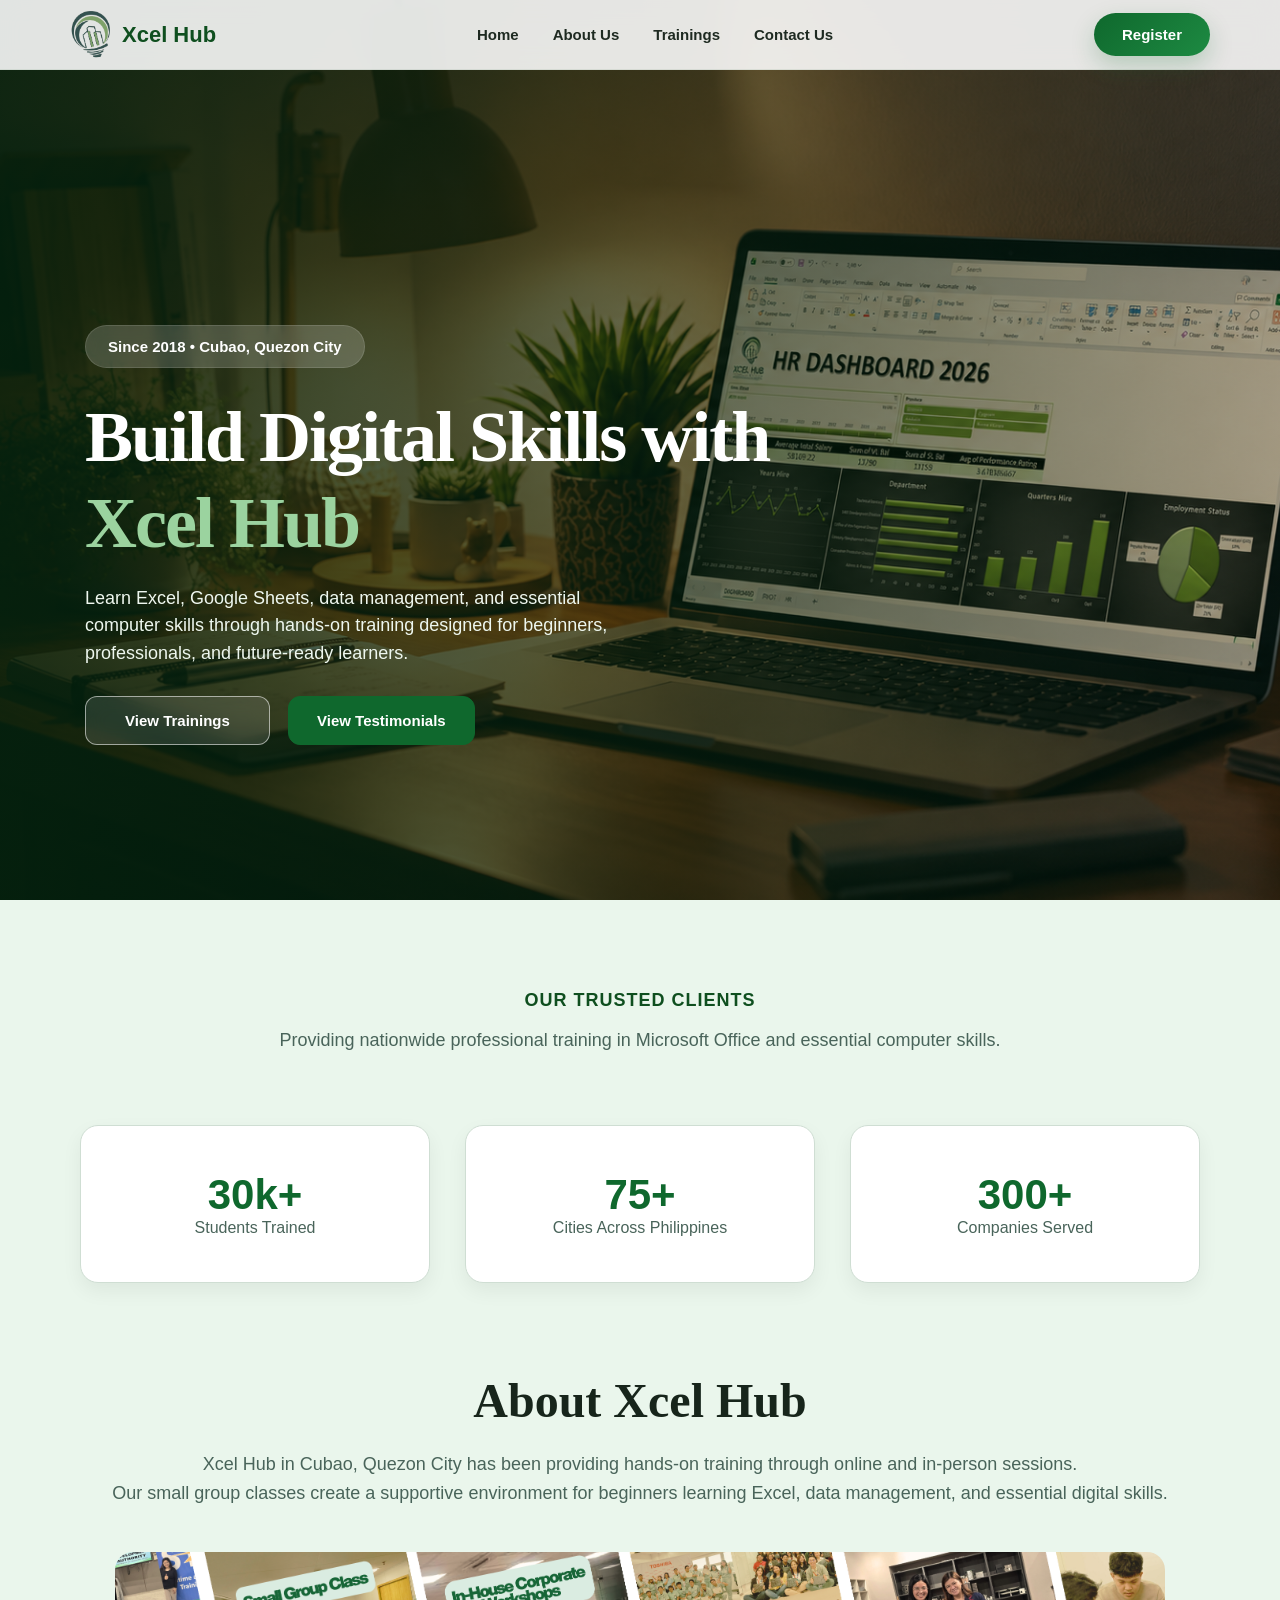
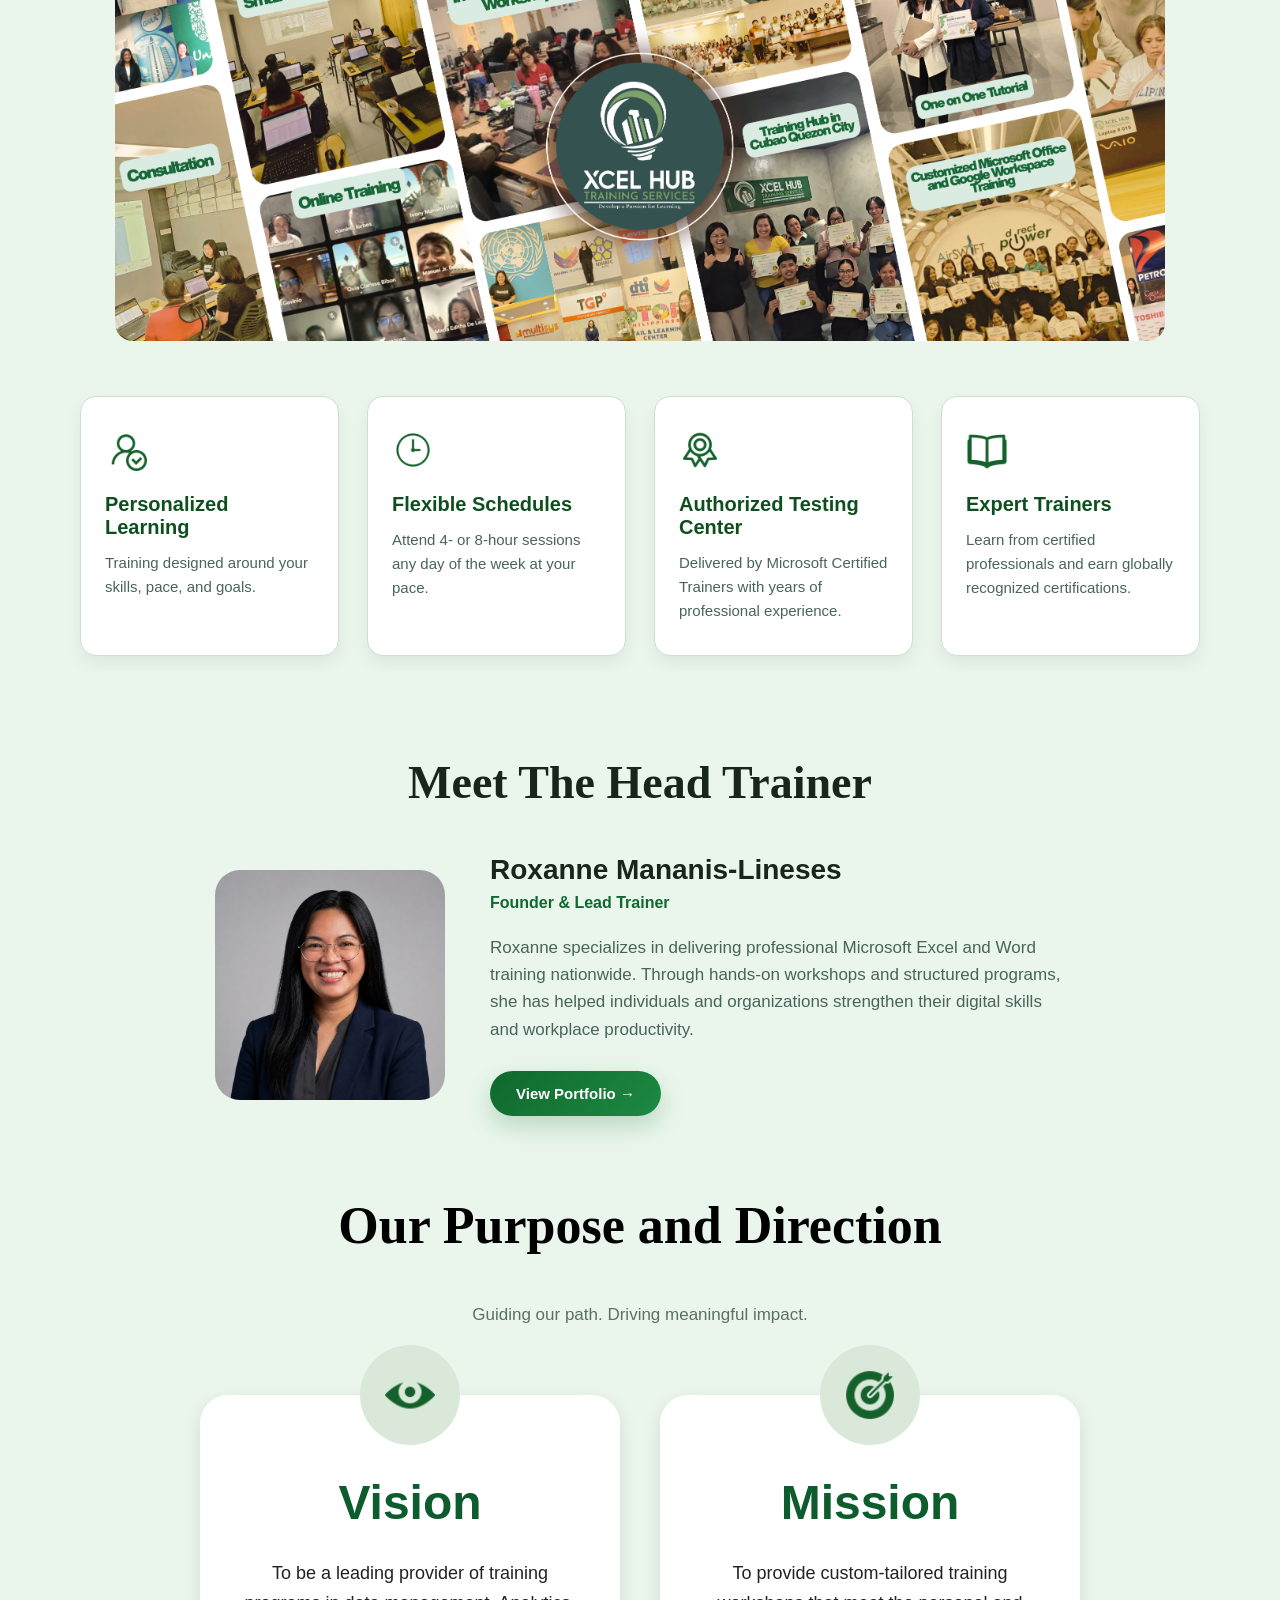
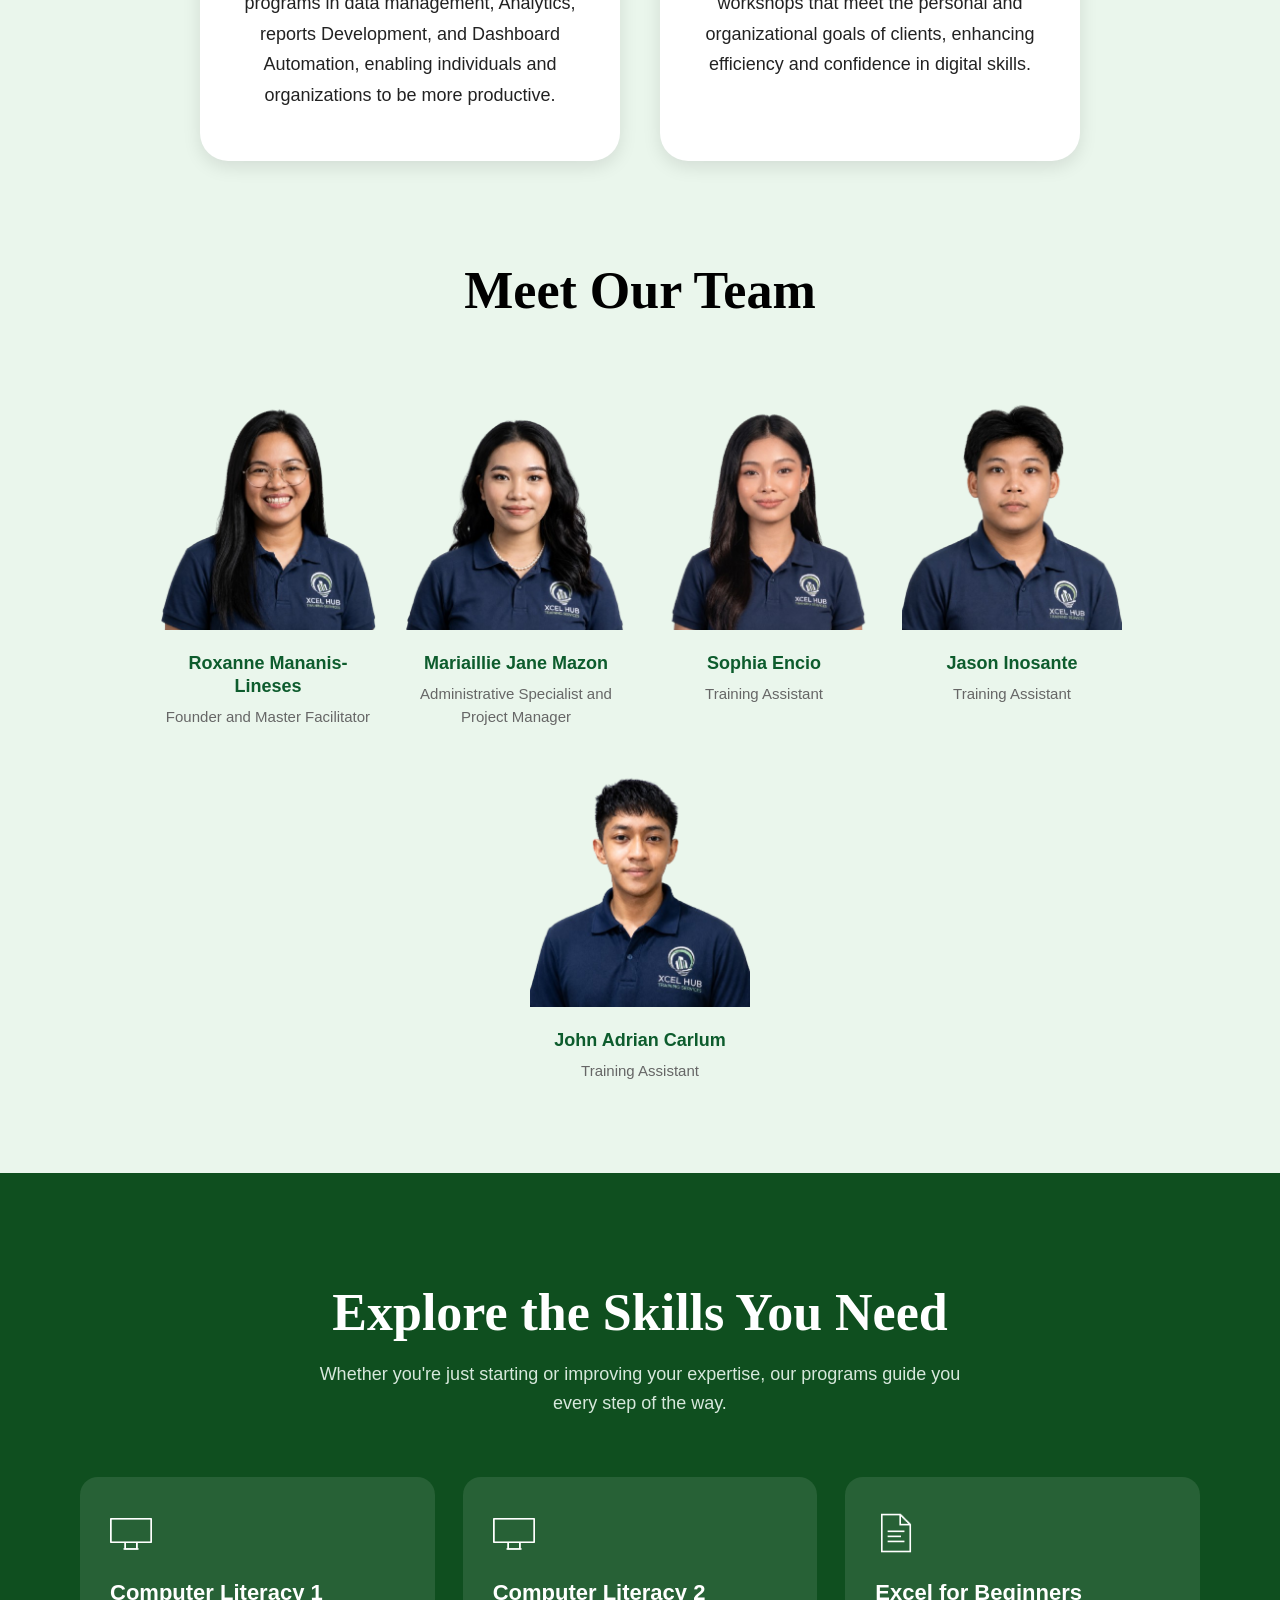
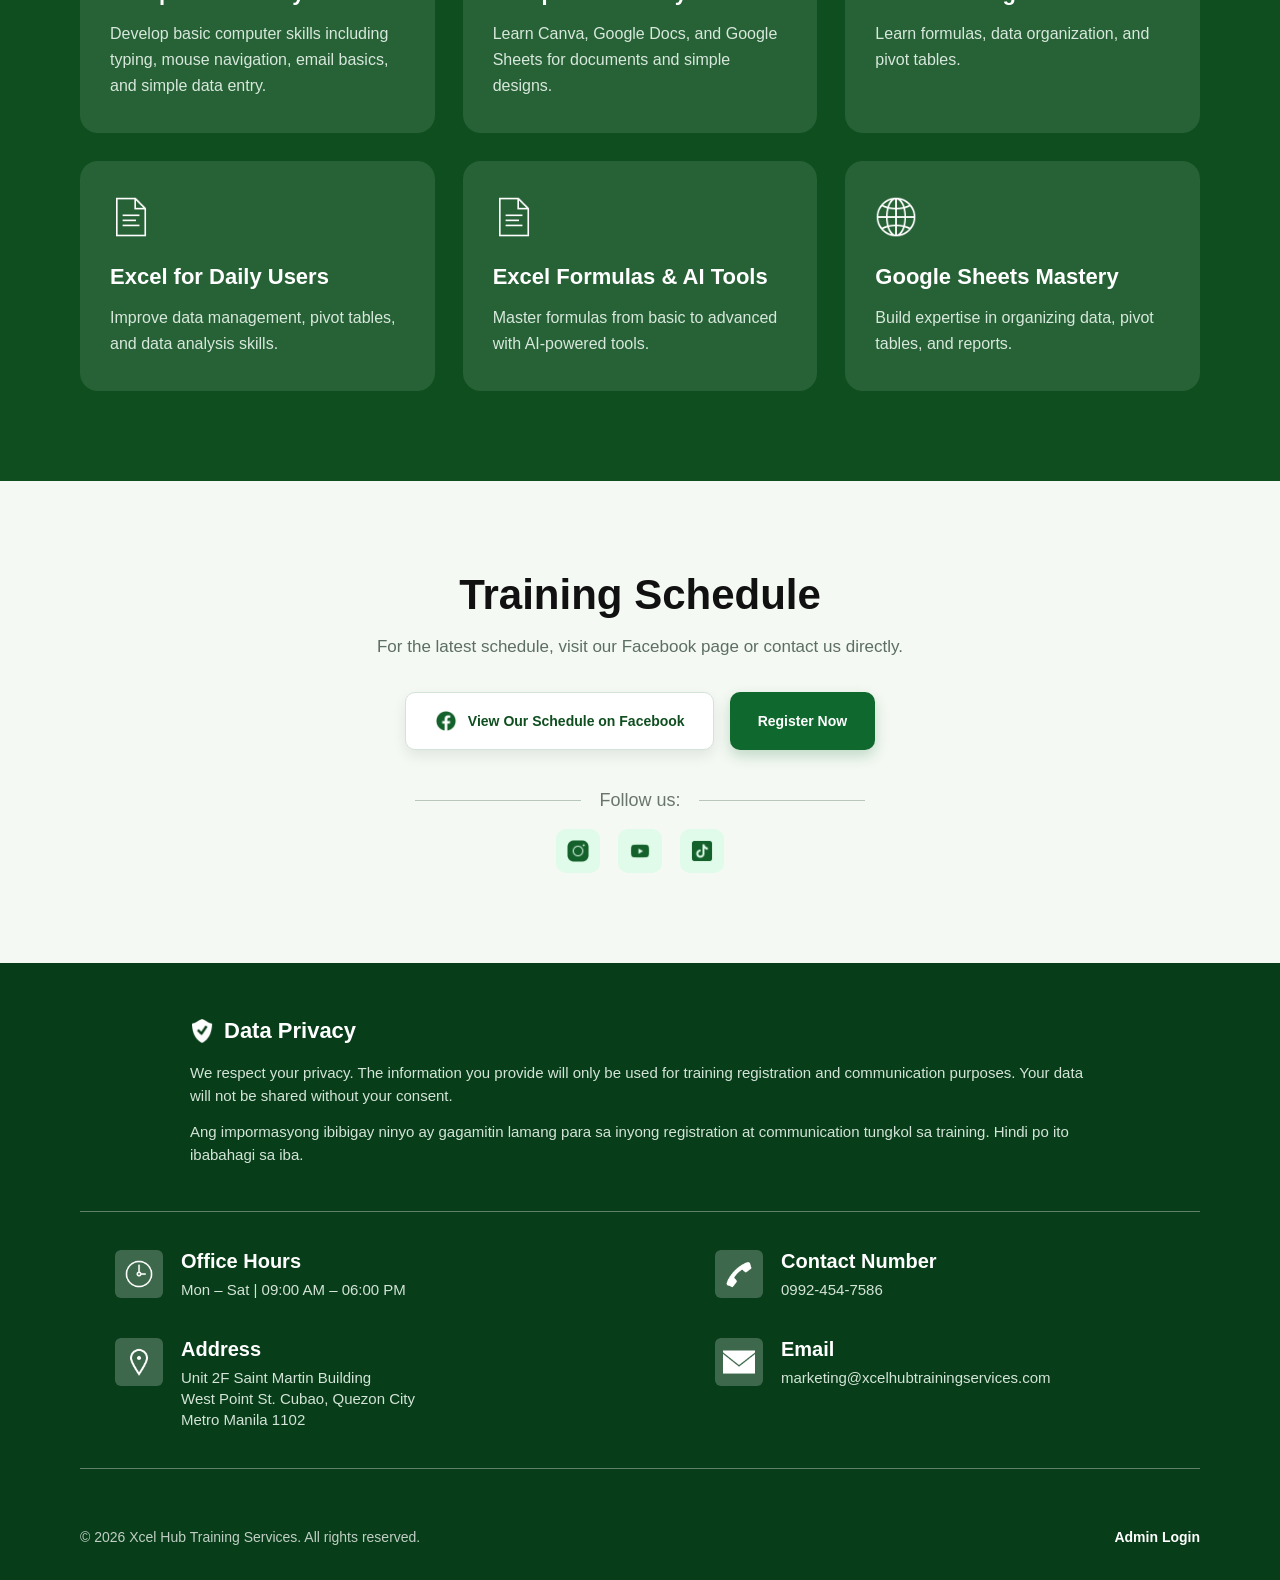
<file: index.html>
<!DOCTYPE html>
<html lang="en">

<head>

    <meta charset="UTF-8">

    <meta name="viewport" content="width=device-width, initial-scale=1.0">
    
    <link rel="icon" type="image/png" href="images/logo.png">

    <title>Xcel Hub Portal</title>

    <!-- MAIN CSS -->
    <link rel="stylesheet" href="css/style.css">

</head>

<body>

<!-- ================= HEADER SECTION ================= -->

<header class="header">

    <!-- LOGO AREA -->
    <div class="logo-area">

        <!-- WEBSITE LOGO -->
        <img 
            src="images/logo.png"
            alt="Xcel Hub Logo"
            class="logo"
        >

        <!-- WEBSITE NAME -->
        <span>Xcel Hub</span>

    </div>

    <!-- NAVIGATION LINKS -->
    <nav class="nav-links">

        <a href="#home">Home</a>

        <a href="#about">About Us</a>

        <a href="#trainings">Trainings</a>

        <a href="#contact">Contact Us</a>

    </nav>

    <!-- REGISTER BUTTON -->
    <button 
        class="register-btn"
        onclick="openRegistrationModal()"
    >
        Register
    </button>

</header>

<!-- ================= END HEADER SECTION ================= -->


<!-- ================= HOME SECTION ================= -->

<section id="home" class="home-section">

    <!-- HOME CONTENT -->
    <div class="home-content">

        <!-- SMALL TAGLINE -->
        <p class="home-tagline">
            Since 2018 • Cubao, Quezon City
        </p>

        <!-- MAIN TITLE -->
        <h1>
            Build Digital Skills with <span>Xcel Hub</span>
        </h1>

        <!-- DESCRIPTION -->
        <p class="home-description">

            Learn Excel, Google Sheets, data management,
            and essential computer skills through hands-on
            training designed for beginners, professionals,
            and future-ready learners.

        </p>

        <!-- HOME BUTTONS -->
        <div class="home-buttons">

            <a href="#trainings" class="view-btn">
                View Trainings
            </a>

            <a href="testimonials.html" class="secondary-btn">
                View Testimonials
            </a>

        </div>

    </div>

</section>

<!-- ================= END HOME SECTION ================= -->


<!-- ================= ABOUT SECTION ================= -->

<section id="about" class="about-section">

    <!-- TRUSTED CLIENTS -->
    <div class="trusted-clients">

        <h4>OUR TRUSTED CLIENTS</h4>

        <p>

            Providing nationwide professional training
            in Microsoft Office and essential computer skills.

        </p>

        <!-- STATS -->
        <div class="stats-container">

            <div class="stat-box">

                <h2>30k+</h2>

                <span>Students Trained</span>

            </div>

            <div class="stat-box">

                <h2>75+</h2>

                <span>Cities Across Philippines</span>

            </div>

            <div class="stat-box">

                <h2>300+</h2>

                <span>Companies Served</span>

            </div>

        </div>

    </div>


    <!-- ABOUT MAIN -->
    <div class="about-main">

        <h2>About Xcel Hub</h2>

        <p>

            Xcel Hub in Cubao, Quezon City has been
            providing hands-on training through online
            and in-person sessions.

        </p>

        <p>

            Our small group classes create a supportive
            environment for beginners learning Excel,
            data management, and essential digital skills.

        </p>

        <!-- ABOUT IMAGE -->
        <img 
            src="images/aboutimage.png"
            alt="About Image"
            class="about-image"
        >


        <!-- FEATURES -->
        <div class="features-container">

            <!-- CARD -->
            <div class="about-card">

                <img 
                    src="images/personalizedtraining.png"
                    alt="Personalized Learning"
                >

                <h3>Personalized Learning</h3>

                <p>

                    Training designed around your skills,
                    pace, and goals.

                </p>

            </div>


            <!-- CARD -->
            <div class="about-card">

                <img 
                    src="images/flexibleschedules.png"
                    alt="Flexible Schedules"
                >

                <h3>Flexible Schedules</h3>

                <p>

                    Attend 4- or 8-hour sessions
                    any day of the week at your pace.

                </p>

            </div>


            <!-- CARD -->
            <div class="about-card">

                <img 
                    src="images/authorizedteesting.png"
                    alt="Authorized Testing"
                >

                <h3>Authorized Testing Center</h3>

                <p>

                    Delivered by Microsoft Certified Trainers
                    with years of professional experience.

                </p>

            </div>


            <!-- CARD -->
            <div class="about-card">

                <img 
                    src="images/experttrainers.png"
                    alt="Expert Trainers"
                >

                <h3>Expert Trainers</h3>

                <p>

                    Learn from certified professionals
                    and earn globally recognized certifications.

                </p>

            </div>

        </div>


        <!-- TRAINER SECTION -->
        <div class="trainer-section">

            <h2>Meet The Head Trainer</h2>

            <div class="trainer-card">

                <!-- TRAINER IMAGE -->
                <img 
                    src="images/coachroxy.png"
                    alt="Coach Roxy"
                >

                <!-- TRAINER INFO -->
                <div class="trainer-info">

                    <h3>Roxanne Mananis-Lineses</h3>

                    <span>Founder & Lead Trainer</span>

                    <p>

                        Roxanne specializes in delivering professional
                        Microsoft Excel and Word training nationwide.
                        Through hands-on workshops and structured programs,
                        she has helped individuals and organizations strengthen
                        their digital skills and workplace productivity.

                    </p>

                    <!-- BUTTON -->
                    <div class="trainer-buttons">

                        <a
                            href="https://coachroxyxcelhub.my.canva.site/"
                            target="_blank"
                            class="portfolio-btn"
                        >
                            View Portfolio →
                        </a>

                    </div>

                </div>

            </div>

        </div>

    </div>

    <!-- ================= PURPOSE AND TEAM SECTION ================= -->

<section class="purpose-team-section">

    <div class="purpose-header">
        <h2>Our Purpose and Direction</h2>
        <p>Guiding our path. Driving meaningful impact.</p>
    </div>

   <div class="purpose-cards">

    <div class="purpose-card">

        <div class="purpose-icon">
            <img src="images/vision.png" alt="Vision">
        </div>

        <h3>Vision</h3>

        <p>
            To be a leading provider of training programs in data management,
            Analytics, reports Development, and Dashboard Automation, enabling
            individuals and organizations to be more productive.
        </p>

    </div>

    <div class="purpose-card">

        <div class="purpose-icon">
            <img src="images/mission.png" alt="Mission">
        </div>

        <h3>Mission</h3>

        <p>
            To provide custom-tailored training workshops that meet the personal
            and organizational goals of clients, enhancing efficiency and confidence
            in digital skills.
        </p>

    </div>

    </div>

    <div class="team-area">

        <h2>Meet Our Team</h2>

        <div class="team-grid">

            <div class="team-member">
                <img src="images/coachrox.png" alt="Roxanne Mananis-Lineses">
                <h4>Roxanne Mananis-Lineses</h4>
                <p>Founder and Master Facilitator</p>
            </div>

            <div class="team-member">
                <img src="images/allie.png" alt="Mariaillie Jane Mazon">
                <h4>Mariaillie Jane Mazon</h4>
                <p>Administrative Specialist and Project Manager</p>
            </div>

            <div class="team-member">
                <img src="images/pia.png" alt="Sophia Encio">
                <h4>Sophia Encio</h4>
                <p>Training Assistant</p>
            </div>

            <div class="team-member">
                <img src="images/jason.png" alt="Jason Inosante">
                <h4>Jason Inosante</h4>
                <p>Training Assistant</p>
            </div>

            <div class="team-member">
                <img src="images/adrian.png" alt="John Adrian Carlum">
                <h4>John Adrian Carlum</h4>
                <p>Training Assistant</p>
            </div>

        </div>

    </div>

</section>

<!-- ================= END PURPOSE AND TEAM SECTION ================= -->

</section>

<!-- ================= END ABOUT SECTION ================= -->


<!-- ================= TRAININGS SECTION ================= -->

<section id="trainings" class="trainings-section">

    <!-- SECTION HEADER -->
    <div class="trainings-header">

        <h2>Explore the Skills You Need</h2>

        <p>

            Whether you're just starting or improving your expertise,
            our programs guide you every step of the way.

        </p>

    </div>

    <!-- TRAINING CARDS -->
    <div class="training-cards">

        <!-- CARD -->
        <div class="training-card">

            <img src="images/complit.png" alt="Computer Literacy">

            <h3>Computer Literacy 1</h3>

            <p>

                Develop basic computer skills including typing,
                mouse navigation, email basics, and simple data entry.

            </p>

        </div>


        <!-- CARD -->
        <div class="training-card">

            <img src="images/complit.png" alt="Computer Literacy">

            <h3>Computer Literacy 2</h3>

            <p>

                Learn Canva, Google Docs, and Google Sheets
                for documents and simple designs.

            </p>

        </div>


        <!-- CARD -->
        <div class="training-card">

            <img src="images/excel.png" alt="Excel">

            <h3>Excel for Beginners</h3>

            <p>

                Learn formulas, data organization,
                and pivot tables.

            </p>

        </div>


        <!-- CARD -->
        <div class="training-card">

            <img src="images/excel.png" alt="Excel">

            <h3>Excel for Daily Users</h3>

            <p>

                Improve data management,
                pivot tables, and data analysis skills.

            </p>

        </div>


        <!-- CARD -->
        <div class="training-card">

            <img src="images/excel.png" alt="Excel">

            <h3>Excel Formulas & AI Tools</h3>

            <p>

                Master formulas from basic to advanced
                with AI-powered tools.

            </p>

        </div>


        <!-- CARD -->
        <div class="training-card">

            <img src="images/gsheet.png" alt="Google Sheets">

            <h3>Google Sheets Mastery</h3>

            <p>

                Build expertise in organizing data,
                pivot tables, and reports.

            </p>

        </div>

    </div>

</section>

<!-- ================= END TRAININGS SECTION ================= -->

<!-- ================= TRAINING SCHEDULE SECTION ================= -->

<section class="schedule-section">

    <div class="schedule-container">

        <h2>Training Schedule</h2>

        <p>
            For the latest schedule, visit our Facebook page or contact us directly.
        </p>

        <!-- SCHEDULE BUTTONS -->
        <div class="schedule-buttons">

            <a 
                href="https://web.facebook.com/xcelhubtrainingservices"
                target="_blank"
                class="facebook-btn"
            >
                <img src="images/facebook.png" alt="Facebook">
                View Our Schedule on Facebook
            </a>

            <a href="#" class="schedule-register-btn" onclick="openRegistrationModal()">
                Register Now
            </a>

        </div>

        <!-- FOLLOW US -->
        <div class="follow-us">

            <span></span>
            <p>Follow us:</p>
            <span></span>

        </div>

        <!-- SOCIAL ICONS -->
        <div class="social-icons">

            <a 
                href="https://www.instagram.com/xcelhub2018?igsh=MWZ6NXE4YnZlenl0OA=="
                target="_blank"
            >
                <img src="images/instagram.png" alt="Instagram">
            </a>

            <a 
                href="https://www.youtube.com/@XcelHub"
                target="_blank"
            >
                <img src="images/youtube.png" alt="YouTube">
            </a>

            <a 
                href="https://www.tiktok.com/@xcelhubtrainingservices?_r=1&_t=ZS-967pGhMZGQW"
                target="_blank"
            >
                <img src="images/tiktok.png" alt="TikTok">
            </a>

        </div>

    </div>

</section>

<!-- ================= END TRAINING SCHEDULE SECTION ================= -->

<!-- ================= FOOTER SECTION ================= -->

<footer id="contact" class="footer">

    <div class="footer-container">

        <!-- DATA PRIVACY -->
        <div class="privacy-section">

            <div class="privacy-header">
                <img src="images/dataprivacy.png" alt="Data Privacy Icon">
                <h3>Data Privacy</h3>
            </div>

            <p>
                We respect your privacy. The information you provide will only be used
                for training registration and communication purposes. Your data will
                not be shared without your consent.
            </p>

            <p>
                Ang impormasyong ibibigay ninyo ay gagamitin lamang para sa inyong
                registration at communication tungkol sa training. Hindi po ito
                ibabahagi sa iba.
            </p>

        </div>

        <hr>

        <!-- FOOTER CONTACT INFO -->
        <div class="footer-info">

            <!-- OFFICE HOURS -->
            <div class="footer-box">
                <img src="images/officehours.png" alt="Office Hours Icon">

                <div>
                    <h4>Office Hours</h4>
                    <p>Mon – Sat | 09:00 AM – 06:00 PM</p>
                </div>
            </div>

            <!-- CONTACT NUMBER -->
            <div class="footer-box">
                <img src="images/contactno.png" alt="Contact Number Icon">

                <div>
                    <h4>Contact Number</h4>
                    <p>0992-454-7586</p>
                </div>
            </div>

            <!-- ADDRESS -->
            <div class="footer-box">
                <img src="images/address.png" alt="Address Icon">

                <div>
                    <h4>Address</h4>

                    <p>
                        Unit 2F Saint Martin Building <br>
                        West Point St. Cubao, Quezon City <br>
                        Metro Manila 1102
                    </p>
                </div>
            </div>

            <!-- EMAIL -->
            <div class="footer-box">
                <img src="images/email.png" alt="Email Icon">

                <div>
                    <h4>Email</h4>
                    <p>marketing@xcelhubtrainingservices.com</p>
                </div>
            </div>

        </div>

        <hr>

        <!-- FOOTER BOTTOM -->
        <div class="footer-bottom">

            <p>
                © 2026 Xcel Hub Training Services.
                All rights reserved.
            </p>

            <a href="#" class="admin-login-link" onclick="openAdminLogin()">
                Admin Login
            </a>

        </div>

    </div>

</footer>

<!-- ================= END FOOTER SECTION ================= -->

<!-- ================= REGISTRATION MODAL ================= -->

<div class="registration-modal" id="registrationModal">
    <div class="registration-container">

        <button class="close-modal" type="button" onclick="closeRegistrationModal()">×</button>

        <h2>Training Registration</h2>

        <form class="registration-form" id="registrationForm">

            <h4>1. Training Selection</h4>
            <p class="form-note">Piliin ang training na gusto ninyo / Choose your training</p>

            <label>Training Interest*</label>
            <select id="trainingInterest" required>
                <option value="">-- Select a Training --</option>
                <option>Computer Literacy 1</option>
                <option>Computer Literacy 2</option>
                <option>Excel for Beginners</option>
                <option>Excel for Daily Users</option>
                <option>Excel Formulas & AI Tools</option>
                <option>Google Sheets Mastery</option>
            </select>

            <h4>2. Personal Information</h4>
            <p class="form-note">Inyong pangalan at contact / Your name and contact details</p>

            <div class="form-group">
                <div>
                    <label>First Name*</label>
                    <input type="text" id="firstName" placeholder="Juan" required>
                </div>

                <div>
                    <label>M.I.</label>
                    <input type="text" id="middleInitial" placeholder="D.">
                </div>

                <div>
                    <label>Last Name*</label>
                    <input type="text" id="lastName" placeholder="Dela Cruz" required>
                </div>
            </div>

            <label>Mobile Number*</label>
            <input type="text" id="mobileNumber" placeholder="0918-XXX-XXXX" required>

            <label>Email Address*</label>
            <input type="email" id="emailAddress" placeholder="juandelacruz@gmail.com" required>

            <h4>3. Laptop & Set-up</h4>
            <p class="form-note">Para malaman kung kailangan ng laptop reservation</p>

            <label>Mayroon ka bang laptop? / Do you have a laptop?*</label>
            <div class="choice-group" data-name="hasLaptop">
                <button type="button">Yes</button>
                <button type="button">No</button>
            </div>

            <label>Gusto mo bang mag-reserve ng laptop? / Would you like to reserve a laptop?</label>
            <div class="choice-group" data-name="reserveLaptop">
                <button type="button">Yes</button>
                <button type="button">No</button>
            </div>

            <label>Microsoft Office Version*</label>
            <select id="officeVersion" required>
                <option value="">-- Select Version --</option>
                <option>Microsoft 365</option>
                <option>2024</option>
                <option>2021</option>
                <option>2019</option>
                <option>2013</option>
                <option>2007</option>
                <option>None/Not Installed</option>
            </select>

            <h4>4. Experience Level</h4>
            <p class="form-note">Para ma-assess ang inyong background / To assess your current level</p>

            <label>Bago ka ba sa Excel? / First-time Excel user?*</label>
            <div class="choice-group" data-name="firstTimeExcel">
                <button type="button">Yes</button>
                <button type="button">No</button>
            </div>

            <label>Skill Level*</label>
            <div class="skill-grid" id="skillLevel">
                <button type="button">Basic</button>
                <button type="button">Beginner</button>
                <button type="button">Intermediate</button>
                <button type="button">Advanced</button>
            </div>

            <label>Ano ang gusto mong matutunan? / What do you want to learn?</label>
            <textarea id="learningGoals" placeholder="e.g. Gusto ko matutunang gumawa ng pivot tables, dashboard"></textarea>

            <label>Paano mo ginagamit ang Excel sa trabaho? / How do you use Excel at work?</label>
            <textarea id="excelUsage" placeholder="e.g. Para sa inventory, payroll, reports..."></textarea>

            <p id="registrationError" class="registration-error"></p>

            <button type="button" class="submit-registration" onclick="saveRegistration()">
            Submit Registration
            </button>

            <p class="form-footer-note">
                We will contact you once the training schedule is announced. No login is required.
            </p>

        </form>
    </div>
</div>

<div class="success-modal" id="successModal">
    <div class="success-box">

        <button class="success-close" type="button" onclick="closeSuccessModal()">×</button>

        <div class="success-icon">✓</div>

        <h2>Submission Successful!</h2>

        <p>
            Thank you! Your registration of interest has been submitted.
            We will contact you once the training schedule is finalized.
        </p>

        <button type="button" class="success-home-btn" onclick="backToHome()">
            Back to Home
        </button>

    </div>
</div>

<!-- ================= END OF REGISTRATION MODAL ================= -->





<!-- ================= ADMIN LOGIN MODAL ================= -->

<div class="admin-modal" id="adminModal">

    <div class="admin-box">

        <!-- CLOSE BUTTON -->
        <button 
            class="admin-close" 
            type="button"
            onclick="closeAdminLogin()"
        >
            ×
        </button>

        <!-- MODAL TITLE -->
        <h2>Admin Login</h2>

        <p>
            Authorized personnel only.
        </p>

        <!-- PASSWORD INPUT -->
        <input 
            type="password"
            id="adminPassword"
            placeholder="Enter admin password"
        >

        <!-- LOGIN BUTTON -->
        <button 
            type="button"
            class="admin-login-btn"
            onclick="checkAdminPassword()"
        >
            Login
        </button>

    </div>

</div>

<!-- ================= END ADMIN LOGIN MODAL ================= -->

<!-- MAIN JS -->
<script src="js/script.js"></script>

</body>
</html>
</file>
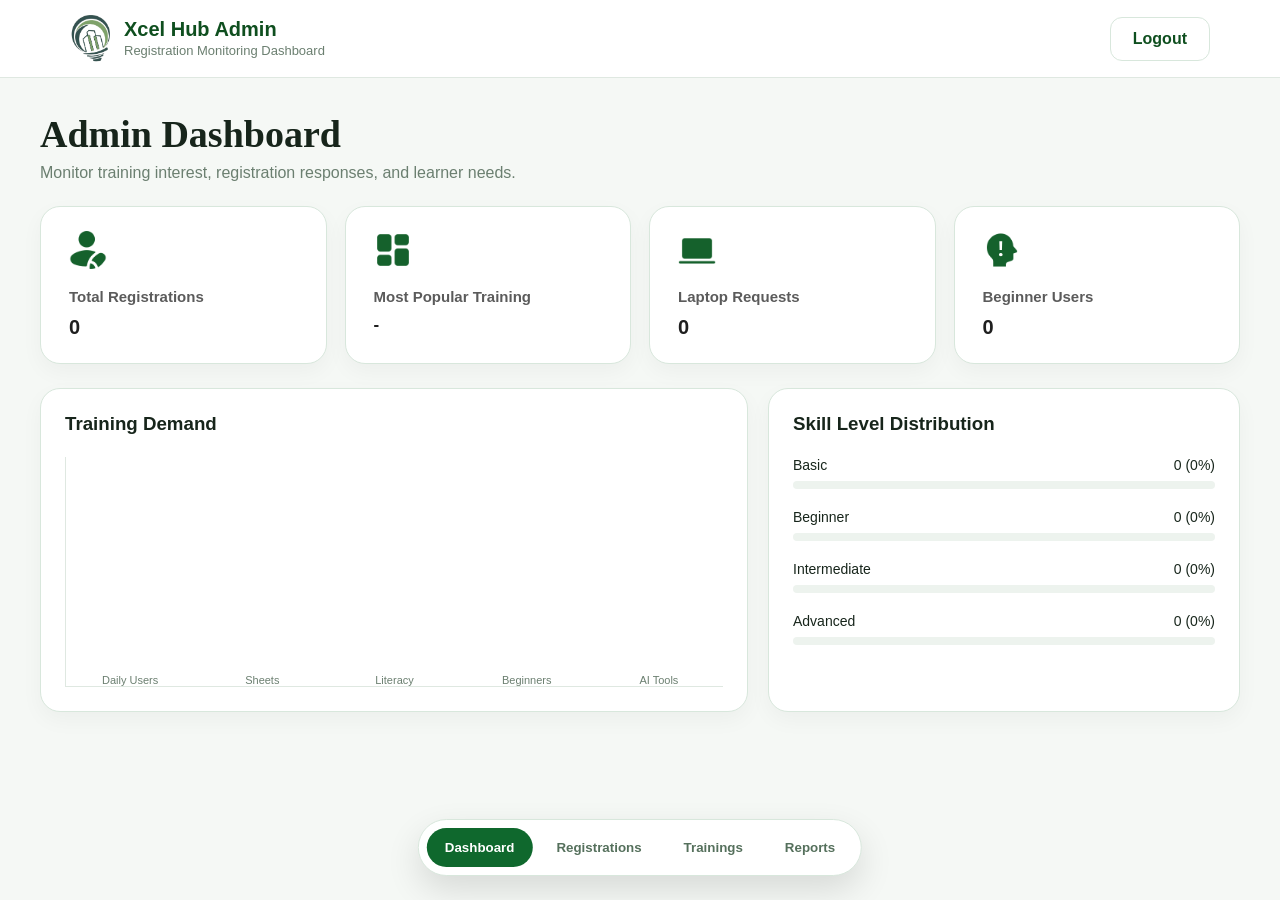
<file: admin.html>
<!DOCTYPE html>
<html lang="en">
<head>
    <meta charset="UTF-8">
    <meta name="viewport" content="width=device-width, initial-scale=1.0">
    <link rel="icon" type="image/png" href="images/logo.png">
    <title>Xcel Hub Admin Dashboard</title>
    <link rel="stylesheet" href="css/style.css">
</head>

<body class="admin-page">

<header class="admin-topbar">
    <div class="admin-brand">
        <img src="images/logo.png" alt="Xcel Hub Logo">
        <div>
            <h3>Xcel Hub Admin</h3>
            <span>Registration Monitoring Dashboard</span>
        </div>
    </div>

    <a href="index.html" class="admin-logout">Logout</a>
</header>

<main class="admin-wrapper">

    <div class="admin-title">
        <h1>Admin Dashboard</h1>
        <p>Monitor training interest, registration responses, and learner needs.</p>
    </div>

    <!-- DASHBOARD -->
    <section id="dashboardSection" class="admin-section active">

        <div class="dashboard-cards">

    <!-- TOTAL REGISTRATIONS -->
    <div class="dashboard-card">

        <img 
        src="images/totalregistration.png"
        alt="Registrations"
        class="dashboard-icon"
        >

        <p>Total Registrations</p>

        <h2 id="totalRegistrations">0</h2>

    </div>

    <!-- MOST POPULAR TRAINING -->
    <div class="dashboard-card">

        <img
        src="images/mostpopular.png"
        alt="Popular Training"
        class="dashboard-icon"
        >

        <p>Most Popular Training</p>

        <h2 id="popularTraining">-</h2>

    </div>

    <!-- LAPTOP REQUESTS -->
    <div class="dashboard-card">

        <img 
        src="images/laptoprequest.png"
         alt="Laptop Requests"
        class="dashboard-icon"
        >

        <p>Laptop Requests</p>

        <h2 id="laptopRequests">0</h2>

    </div>

    <!-- BEGINNER USERS -->
    <div class="dashboard-card">

        <img 
        src="images/beginneruser.png"
        alt="Beginner Users"
        class="dashboard-icon"
        >

        <p>Beginner Users</p>

        <h2 id="beginnerUsers">0</h2>

    </div>

</div>

        <div class="dashboard-grid">
            <div class="dashboard-panel">
                <h3>Training Demand</h3>

                <div class="bar-chart">
                    <div><span id="barDailyUsers"></span><p>Daily Users</p></div>
                    <div><span id="barSheets"></span><p>Sheets</p></div>
                    <div><span id="barLiteracy"></span><p>Literacy</p></div>
                    <div><span id="barBeginners"></span><p>Beginners</p></div>
                    <div><span id="barAITools"></span><p>AI Tools</p></div>
                </div>
            </div>

            <div class="dashboard-panel">
                <h3>Skill Level Distribution</h3>

                <div class="skill-row">
                    <label>Basic <span id="basicCount">0 (0%)</span></label>
                    <div><span id="basicBar"></span></div>
                </div>

                <div class="skill-row">
                    <label>Beginner <span id="beginnerCount">0 (0%)</span></label>
                    <div><span id="beginnerBar"></span></div>
                </div>

                <div class="skill-row">
                    <label>Intermediate <span id="intermediateCount">0 (0%)</span></label>
                    <div><span id="intermediateBar"></span></div>
                </div>

                <div class="skill-row">
                    <label>Advanced <span id="advancedCount">0 (0%)</span></label>
                    <div><span id="advancedBar"></span></div>
                </div>
            </div>
        </div>

    </section>

    <!-- REGISTRATIONS -->
    <section id="registrationsSection" class="admin-section">

        <div class="table-card">
            <input 
                type="text" 
                id="adminSearch" 
                class="admin-search" 
                placeholder="Search registrations..."
            >

            <table>
                <thead>
                    <tr>
                        <th>Registrant</th>
                        <th>Email</th>
                        <th>Contact</th>
                        <th>Training</th>
                        <th>Laptop</th>
                        <th>Learning Goals</th>
                        <th>Excel Usage</th>
                        <th>Status</th>
                        <th>Action</th>
                    </tr>
                </thead>

                <tbody id="registrationTableBody"></tbody>
            </table>
        </div>

    </section>

    <!-- TRAININGS -->
    <section id="trainingsSection" class="admin-section">

        <div class="training-admin-grid" id="trainingAdminGrid">
            <div class="training-admin-card">
                <h3>No training data yet</h3>
                <p>Submitted registrations will appear here.</p>
                <span>0 interested</span>
            </div>
        </div>

    </section>

    <!-- REPORTS -->
    <section id="reportsSection" class="admin-section">

        <div class="report-card">
            <h3>Summary Report</h3>
            <p id="adminReportText">No registration data yet.</p>
        </div>

    </section>

</main>

<!-- BOTTOM NAVIGATION -->
<nav class="admin-bottom-nav">
    <button class="active" onclick="showAdminSection('dashboardSection')">Dashboard</button>
    <button onclick="showAdminSection('registrationsSection')">Registrations</button>
    <button onclick="showAdminSection('trainingsSection')">Trainings</button>
    <button onclick="showAdminSection('reportsSection')">Reports</button>
</nav>

<!-- EMAIL PREVIEW MODAL -->
<div class="email-modal" id="emailModal">
    <div class="email-box">
        <button class="email-close" onclick="closeEmailModal()">×</button>

        <h2>Email Preview</h2>

        <p class="email-label">Recipient</p>
        <p class="email-to" id="emailTo"></p>

        <p class="email-label">Message</p>
        <pre class="email-message" id="emailMessage"></pre>

        <a href="#" target="_blank" id="openEmailBtn" class="open-email-btn">
            Open in Gmail
        </a>
    </div>
</div>

<!-- DELETE CONFIRMATION MODAL -->
<div class="delete-modal" id="deleteModal">
    <div class="delete-box">
        <h2>Delete Record?</h2>
        <p>This action will remove the selected registration from the admin dashboard.</p>

        <div class="delete-actions">
            <button class="cancel-delete-btn" onclick="closeDeleteModal()">Cancel</button>
            <button class="confirm-delete-btn" onclick="confirmDeleteRegistration()">Delete</button>
        </div>
    </div>
</div>

<script src="js/script.js"></script>

</body>
</html>
</file>
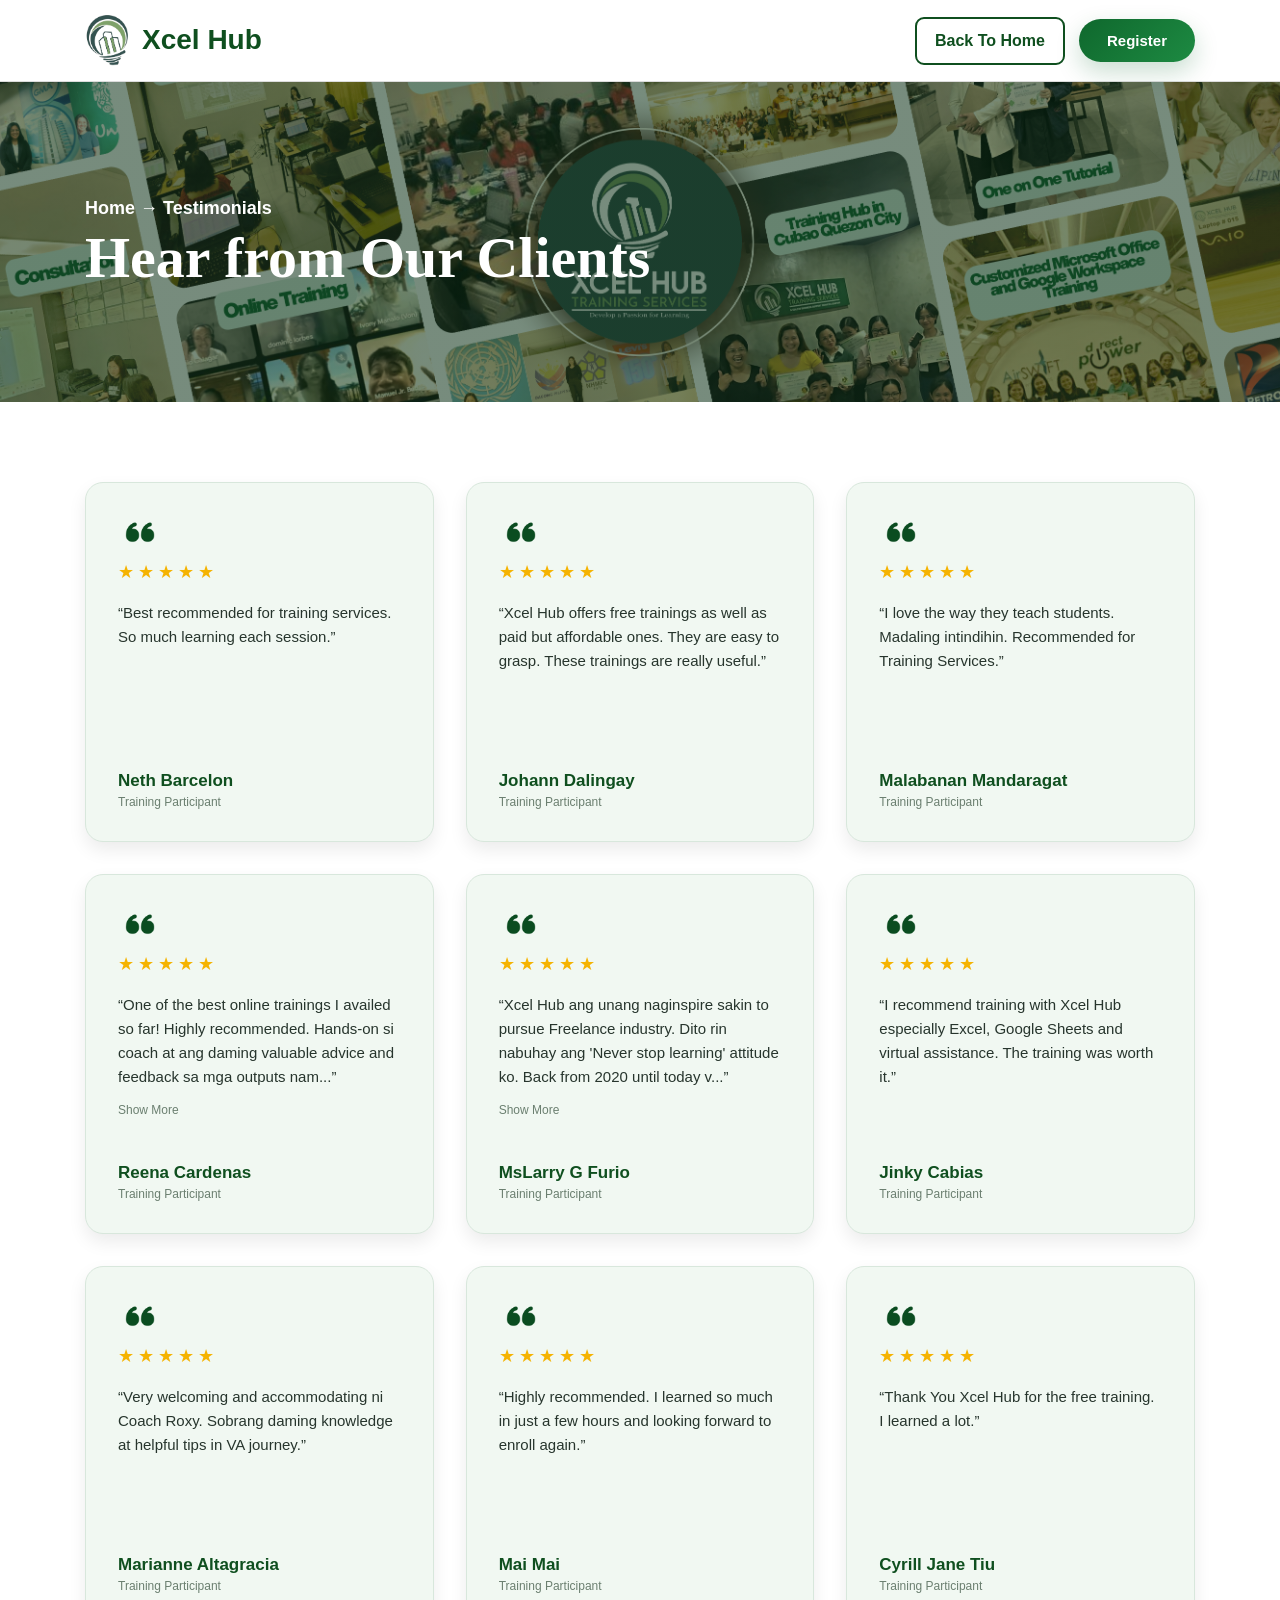
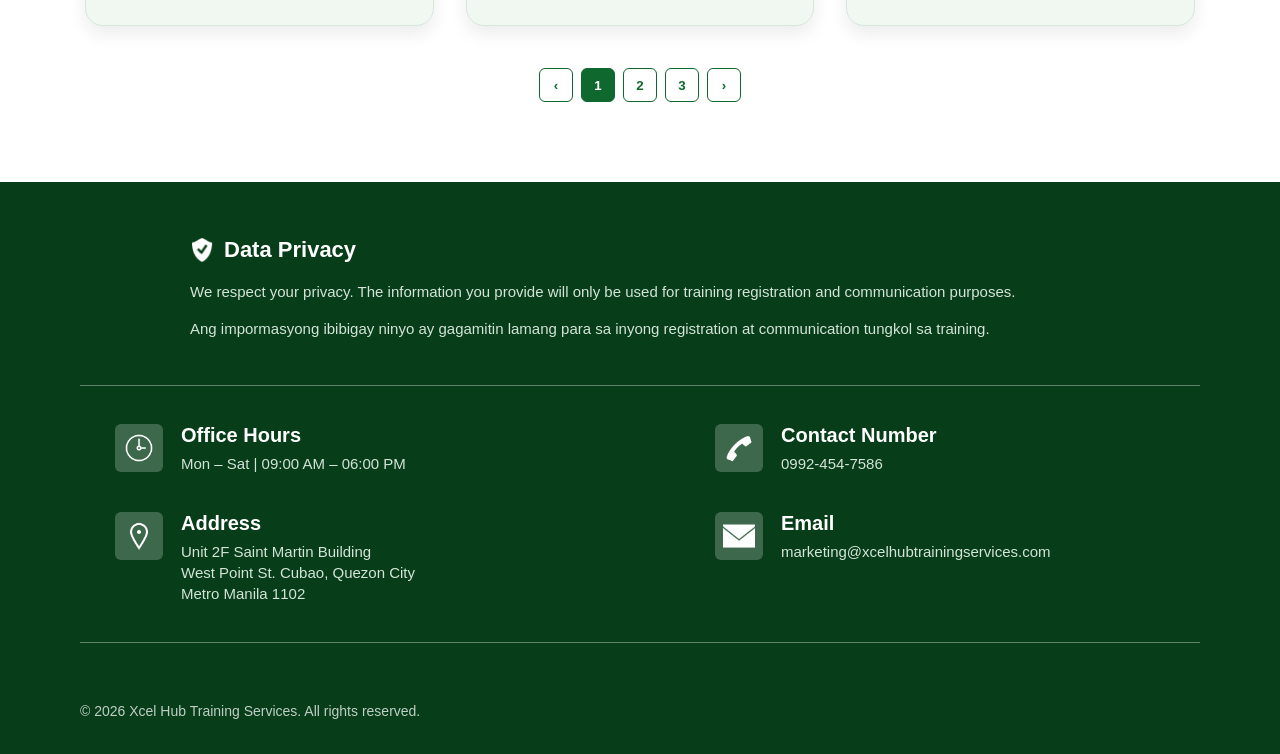
<file: testimonials.html>
<!DOCTYPE html>
<html lang="en">
<head>
    <meta charset="UTF-8">
    <meta name="viewport" content="width=device-width, initial-scale=1.0">
    <link rel="icon" type="image/png" href="images/logo.png">
    <title>Xcel Hub Testimonials</title>
    <link rel="stylesheet" href="css/style.css">
</head>

<body class="testimonial-page-body">

<header class="testimonial-header">

    <div class="testimonial-logo">
        <img src="images/logo.png" alt="Xcel Hub Logo">
        <span>Xcel Hub</span>
    </div>

    <div class="testimonial-nav">
        <a href="index.html" class="back-btn">Back To Home</a>

        <button 
            type="button"
            class="register-btn"
            onclick="openRegistrationModal()"
        >
            Register
        </button>
    </div>

</header>

<section class="testimonial-hero">
    <div class="testimonial-hero-content">
        <p>Home → Testimonials</p>
        <h1>Hear from Our Clients</h1>
    </div>
</section>

<section class="testimonial-section">

    <div class="testimonial-grid" id="testimonialGrid"></div>

    <div class="pagination" id="pagination"></div>

</section>

<footer class="footer">

    <div class="footer-container">

        <div class="privacy-section">

            <div class="privacy-header">
                <img src="images/dataprivacy.png" alt="Data Privacy">
                <h3>Data Privacy</h3>
            </div>

            <p>
                We respect your privacy. The information you provide will only be used
                for training registration and communication purposes.
            </p>

            <p>
                Ang impormasyong ibibigay ninyo ay gagamitin lamang para sa inyong
                registration at communication tungkol sa training.
            </p>

        </div>

        <hr>

        <div class="footer-info">

            <div class="footer-box">
                <img src="images/officehours.png" alt="Office Hours">

                <div>
                    <h4>Office Hours</h4>
                    <p>Mon – Sat | 09:00 AM – 06:00 PM</p>
                </div>
            </div>

            <div class="footer-box">
                <img src="images/contactno.png" alt="Contact Number">

                <div>
                    <h4>Contact Number</h4>
                    <p>0992-454-7586</p>
                </div>
            </div>

            <div class="footer-box">
                <img src="images/address.png" alt="Address">

                <div>
                    <h4>Address</h4>

                    <p>
                        Unit 2F Saint Martin Building <br>
                        West Point St. Cubao, Quezon City <br>
                        Metro Manila 1102
                    </p>
                </div>
            </div>

            <div class="footer-box">
                <img src="images/email.png" alt="Email">

                <div>
                    <h4>Email</h4>
                    <p>marketing@xcelhubtrainingservices.com</p>
                </div>
            </div>

        </div>

        <hr>

        <div class="footer-bottom">
            <p>
                © 2026 Xcel Hub Training Services.
                All rights reserved.
            </p>
        </div>

    </div>

</footer>

<!-- ================= REGISTRATION MODAL ================= -->

<div class="registration-modal" id="registrationModal">
    <div class="registration-container">

        <button class="close-modal" type="button" onclick="closeRegistrationModal()">×</button>

        <h2>Training Registration</h2>

        <form class="registration-form" id="registrationForm">

            <h4>1. Training Selection</h4>
            <p class="form-note">Piliin ang training na gusto ninyo / Choose your training</p>

            <label>Training Interest*</label>
            <select id="trainingInterest" required>
                <option value="">-- Select a Training --</option>
                <option>Computer Literacy 1</option>
                <option>Computer Literacy 2</option>
                <option>Excel for Beginners</option>
                <option>Excel for Daily Users</option>
                <option>Excel Formulas & AI Tools</option>
                <option>Google Sheets Mastery</option>
            </select>

            <h4>2. Personal Information</h4>
            <p class="form-note">Inyong pangalan at contact / Your name and contact details</p>

            <div class="form-group">
                <div>
                    <label>First Name*</label>
                    <input type="text" id="firstName" placeholder="Juan" required>
                </div>

                <div>
                    <label>M.I.</label>
                    <input type="text" id="middleInitial" placeholder="D.">
                </div>

                <div>
                    <label>Last Name*</label>
                    <input type="text" id="lastName" placeholder="Dela Cruz" required>
                </div>
            </div>

            <label>Mobile Number*</label>
            <input type="text" id="mobileNumber" placeholder="0918-XXX-XXXX" required>

            <label>Email Address*</label>
            <input type="email" id="emailAddress" placeholder="juandelacruz@gmail.com" required>

            <h4>3. Laptop & Set-up</h4>
            <p class="form-note">Para malaman kung kailangan ng laptop reservation</p>

            <label>Mayroon ka bang laptop? / Do you have a laptop?*</label>
            <div class="choice-group" data-name="hasLaptop">
                <button type="button">Yes</button>
                <button type="button">No</button>
            </div>

            <label>Gusto mo bang mag-reserve ng laptop? / Would you like to reserve a laptop?</label>
            <div class="choice-group" data-name="reserveLaptop">
                <button type="button">Yes</button>
                <button type="button">No</button>
            </div>

            <label>Microsoft Office Version*</label>
            <select id="officeVersion" required>
                <option value="">-- Select Version --</option>
                <option>Microsoft 365</option>
                <option>2024</option>
                <option>2021</option>
                <option>2019</option>
                <option>2013</option>
                <option>2007</option>
                <option>None/Not Installed</option>
            </select>

            <h4>4. Experience Level</h4>
            <p class="form-note">Para ma-assess ang inyong background / To assess your current level</p>

            <label>Bago ka ba sa Excel? / First-time Excel user?*</label>
            <div class="choice-group" data-name="firstTimeExcel">
                <button type="button">Yes</button>
                <button type="button">No</button>
            </div>

            <label>Skill Level*</label>
            <div class="skill-grid" id="skillLevel">
                <button type="button">Basic</button>
                <button type="button">Beginner</button>
                <button type="button">Intermediate</button>
                <button type="button">Advanced</button>
            </div>

            <label>Ano ang gusto mong matutunan? / What do you want to learn?</label>
            <textarea id="learningGoals" placeholder="e.g. Gusto ko matutunang gumawa ng pivot tables, dashboard"></textarea>

            <label>Paano mo ginagamit ang Excel sa trabaho? / How do you use Excel at work?</label>
            <textarea id="excelUsage" placeholder="e.g. Para sa inventory, payroll, reports..."></textarea>

            <p id="registrationError" class="registration-error"></p>

            <button type="button" class="submit-registration" onclick="saveRegistration()">
            Submit Registration
            </button>

            <p class="form-footer-note">
                We will contact you once the training schedule is announced. No login is required.
            </p>

        </form>
    </div>
</div>

<div class="success-modal" id="successModal">
    <div class="success-box">

        <button class="success-close" type="button" onclick="closeSuccessModal()">×</button>

        <div class="success-icon">✓</div>

        <h2>Submission Successful!</h2>

        <p>
            Thank you! Your registration of interest has been submitted.
            We will contact you once the training schedule is finalized.
        </p>

        <button 
    type="button" 
    class="back-btn"
    onclick="window.location.href='index.html'"
>
    Back To Home
</button>

    </div>
</div>

<!-- ================= END OF REGISTRATION MODAL ================= -->

<script src="js/script.js"></script>

</body>
</html>
</file>
<file: css/style.css>
/* ================= GLOBAL SETTINGS ================= */

html,
body {
    overflow-x: hidden;
}

* {
    margin: 0;
    padding: 0;
    box-sizing: border-box;
}

html {
    scroll-behavior: smooth;
}

body {
    font-family: Arial, sans-serif;
    background-color: #f7faf7;
    color: #17251b;
    padding-top: 70px;
}

/* ================= HEADER SECTION ================= */

.header {
    width: 100%;
    height: 70px;
    padding: 0 70px;

    display: flex;
    justify-content: space-between;
    align-items: center;

    position: fixed;
    top: 0;
    left: 0;
    z-index: 9999;

    background: rgba(255, 255, 255, 0.88);
    backdrop-filter: blur(12px);

    border-bottom: 1px solid rgba(15, 79, 31, 0.08);
}

/* LOGO AREA */

.logo-area {
    display: flex;
    align-items: center;
    gap: 10px;
}

.logo-area img {
    width: 42px;
}

.logo-area span {
    font-size: 22px;
    font-weight: 800;
    color: #0f4f1f;
}

/* NAVIGATION LINKS */

.nav-links {
    display: flex;
    align-items: center;
    gap: 34px;
}

.nav-links a {
    position: relative;
    color: #1e2a21;
    text-decoration: none;
    font-size: 15px;
    font-weight: 600;
    transition: 0.3s;
}

.nav-links a:hover {
    color: #0f682d;
}

.nav-links a::after {
    content: "";
    position: absolute;
    left: 0;
    bottom: -6px;

    width: 0%;
    height: 2px;

    background-color: #0f682d;
    transition: 0.3s;
}

.nav-links a:hover::after {
    width: 100%;
}

/* REGISTER BUTTON */

.register-btn {
    display: inline-flex;
    align-items: center;
    justify-content: center;

    padding: 13px 28px;

    background: linear-gradient(135deg, #0f682d, #1d8a42);
    color: white;

    text-decoration: none;
    font-size: 15px;
    font-weight: 600;

    border-radius: 50px;
    border: none;

    box-shadow: 0 10px 24px rgba(15, 104, 45, 0.22);
    cursor: pointer;
    transition: 0.3s ease;
}

.register-btn:hover {
    transform: translateY(-2px);
    background: linear-gradient(135deg, #0d5d28, #23994a);
    box-shadow: 0 16px 30px rgba(15, 104, 45, 0.28);
}

/* ================= HOME / HERO SECTION ================= */

.home-section {
    height: 100vh;
    margin-top: -70px;

    padding-top: 170px;
    padding-left: 85px;
    padding-right: 85px;

    display: flex;
    align-items: center;

    background:
        linear-gradient(
            90deg,
            rgba(4, 35, 14, 0.86) 0%,
            rgba(4, 35, 14, 0.68) 38%,
            rgba(4, 35, 14, 0.28) 100%
        ),
        url("../images/landingcover.png");

    background-size: cover;
    background-position: center;
    background-repeat: no-repeat;
}

/* HOME CONTENT */

.home-content {
    max-width: 690px;
    text-align: left;
    color: white;
    z-index: 2;
}

/* HOME TAGLINE */

.home-tagline {
    display: inline-block;

    padding: 12px 22px;
    margin-bottom: 26px;

    background: rgba(255, 255, 255, 0.18);
    backdrop-filter: blur(8px);

    border: 1px solid rgba(255,255,255,0.12);
    border-radius: 50px;

    color: white;
    font-size: 15px;
    font-weight: 600;
}

/* HOME TITLE */

.home-content h1 {
    font-family: Georgia, 'Times New Roman', serif;

    font-size: 72px;
    line-height: 1.20;

    margin-bottom: 18px;

    color: white;
    letter-spacing: -2px;
}

.home-content h1 span {
    color: #9bd39f;
}

/* HOME DESCRIPTION */

.home-description {
    max-width: 560px;

    font-size: 18px;
    line-height: 1.55;

    color: #eef7ef;
    margin-bottom: 28px;
}

/* HOME BUTTONS */

.home-buttons {
    display: flex;
    gap: 18px;
    flex-wrap: wrap;
}

.home-buttons a {
    min-width: 185px;
    text-align: center;

    padding: 15px 28px;
    border-radius: 12px;

    font-size: 15px;
    font-weight: 700;

    text-decoration: none;
    transition: 0.3s;
}

/* VIEW TRAININGS BUTTON */

.view-btn {
    background: rgba(255,255,255,0.12);
    border: 1.5px solid rgba(255,255,255,0.55);
    color: white;
    backdrop-filter: blur(10px);
}

.view-btn:hover {
    background: white;
    color: #0f4f1f;
}

/* TESTIMONIAL BUTTON */

.secondary-btn {
    background: #0f682d;
    color: white;
    border: 1.5px solid #0f682d;
}

.secondary-btn:hover {
    background: #0b4f22;
}

/* ================= ABOUT SECTION ================= */

.about-section {
    width: 100%;
    background-color: #eaf6ec;
    padding: 90px 80px;
}

/* TRUSTED CLIENTS */

.trusted-clients,
.about-main {
    text-align: center;
}

.trusted-clients h4 {
    color: #0f4f1f;
    font-size: 18px;
    letter-spacing: 1px;
    margin-bottom: 15px;
}

.trusted-clients p,
.about-main p {
    color: #49645a;
    font-size: 18px;
    line-height: 1.6;
}

/* STATS */

.stats-container {
    margin: 70px auto 90px;

    display: grid;
    grid-template-columns: repeat(3, 1fr);
    gap: 35px;

    max-width: 1200px;
}

.stat-box {
    background: white;
    padding: 45px 30px;

    border: 1px solid #cfded3;
    border-radius: 18px;

    box-shadow: 0 8px 20px rgba(0,0,0,0.06);
}

.stat-box h2 {
    color: #0f682d;
    font-size: 42px;
}

.stat-box span {
    color: #49645a;
    font-size: 16px;
}

/* ABOUT MAIN */

.about-main {
    max-width: 1250px;
    margin: auto;
}

.about-main h2,
.trainer-section h2 {
    font-family: Georgia, 'Times New Roman', serif;
    color: #17251b;
}

.about-main h2 {
    font-size: 48px;
    margin-bottom: 22px;
}

/* ABOUT IMAGE */

.about-image {
    width: 100%;
    max-width: 1050px;

    margin: 45px auto 55px;

    display: block;
    border-radius: 18px;
}

/* FEATURE CARDS */

.features-container {
    display: grid;
    grid-template-columns: repeat(4, 1fr);
    gap: 28px;

    margin-bottom: 100px;
}

.about-card {
    background: white;
    border: 1px solid #cfded3;
    border-radius: 16px;

    padding: 32px 24px;

    text-align: left;

    box-shadow: 0 8px 18px rgba(0,0,0,0.06);
}

.about-card img {
    width: 42px;
    margin-bottom: 18px;
}

.about-card h3 {
    color: #0f4f1f;
    font-size: 20px;
    margin-bottom: 12px;
}

.about-card p {
    font-size: 15px;
}

/* TRAINER SECTION */

.trainer-section h2 {
    font-size: 46px;
    margin-bottom: 45px;
}

.trainer-card {
    max-width: 850px;
    margin: auto;

    display: flex;
    gap: 45px;
    align-items: center;

    text-align: left;
}

.trainer-card img {
    width: 230px;
    height: 230px;

    object-fit: cover;
    border-radius: 25px;
}

.trainer-info h3 {
    font-size: 28px;
    color: #17251b;
}

.trainer-info span {
    display: block;

    color: #0f682d;
    font-weight: bold;

    margin: 8px 0 22px;
}

.trainer-info p {
    font-size: 17px;
}

/* PORTFOLIO BUTTON */

.trainer-buttons {
    margin-top: 28px;
}

.portfolio-btn {
    display: inline-flex;
    align-items: center;
    gap: 10px;

    padding: 14px 26px;

    background: linear-gradient(135deg, #0f682d, #1d8a42);
    color: white;

    text-decoration: none;
    font-size: 15px;
    font-weight: 600;

    border-radius: 50px;

    box-shadow: 0 10px 24px rgba(15, 104, 45, 0.22);
    transition: 0.3s ease;
}

.portfolio-btn:hover {
    transform: translateY(-3px);
    background: linear-gradient(135deg, #0d5d28, #23994a);
    box-shadow: 0 16px 30px rgba(15, 104, 45, 0.28);
}

/* ================= PURPOSE & TEAM CLEAN WHITE FINAL ================= */

.purpose-team-section {
    margin-top: 90px;
    padding: 100px 0 120px;
    background: transparent;
    text-align: center;
    overflow: hidden;
    width: 100%;
}

.purpose-team-section::before,
.purpose-team-section::after {
    display: none;
}

/* HEADER */

.purpose-header h2,
.team-area h2 {
    font-family: Georgia, 'Times New Roman', serif;
    font-size: 46px;
    font-weight: 700;
    color: #17251b;
    margin-bottom: 14px;
}

.purpose-header p {
    font-size: 17px;
    color: #5c6f62;
    margin-bottom: 70px;
}

/* VISION MISSION */

.purpose-cards {
    display: flex;
    justify-content: center;
    gap: 40px;
    flex-wrap: wrap;
    margin-bottom: 110px;
}

.purpose-card {
    width: 420px;
    background: white;
    border-radius: 22px;
    padding: 70px 38px 45px;
    box-shadow: 0 8px 22px rgba(0,0,0,0.08);
    position: relative;
}

.purpose-icon {
    width: 88px;
    height: 88px;
    top: -44px;
}

.purpose-card h3 {
    font-size: 30px;
    font-weight: 800;
    color: #0b3d1c;
    margin-bottom: 20px;
}

.purpose-card p {
    font-size: 16px;
    line-height: 1.6;
    color: #27352d;
}

/* TEAM */

.team-area h2 {
    margin-bottom: 65px;
}

.team-grid {
    display: flex;
    justify-content: center;
    gap: 34px;
    flex-wrap: wrap;
}

.team-member {
    width: 210px;
}

.team-member img {
    width: 100%;
    height: 230px;
    object-fit: cover;
    object-position: top;
    margin-bottom: 18px;
}

.team-member h4 {
    font-size: 17px;
    font-weight: 800;
    color: #0b3d1c;
    line-height: 1.25;
    margin-bottom: 8px;
}

.team-member p {
    font-size: 14px;
    color: #5c6f62;
    line-height: 1.4;
}


/* TITLE */

.purpose-header h2,
.team-area h2 {
    font-size: 52px;
    font-weight: 800;
    color: #000;
    margin-bottom: 50px;
}

/* PURPOSE CARDS */

.purpose-cards {
    display: flex;
    justify-content: center;
    gap: 40px;
    flex-wrap: wrap;

    margin-bottom: 100px;
}

.purpose-card {
    width: 420px;
    background: white;

    border-radius: 28px;

    padding: 80px 40px 50px;

    position: relative;

    box-shadow: 0 6px 18px rgba(0,0,0,0.10);
}

.purpose-icon {
    width: 100px;
    height: 100px;

    background: #d9e8d8;

    border-radius: 50%;

    position: absolute;
    top: -50px;
    left: 50%;
    transform: translateX(-50%);

    display: flex;
    align-items: center;
    justify-content: center;
}

.purpose-icon img {
    width: 52px;
    height: 52px;
    object-fit: contain;
}

.purpose-card h3 {
    font-size: 48px;
    font-weight: 800;
    color: #0d5c2d;

    margin-bottom: 28px;
}

.purpose-card p {
    font-size: 18px;
    line-height: 1.7;
    color: #222;
}

/* TEAM */

.team-area h2 {
    margin-bottom: 60px;
}

.team-grid {
    display: flex;
    justify-content: center;
    gap: 28px;
    flex-wrap: wrap;
}

.team-member {
    width: 220px;
}

.team-member img {
    width: 100%;
    height: 250px;

    object-fit: cover;
    object-position: top;

    margin-bottom: 18px;
}

.team-member h4 {
    font-size: 18px;
    font-weight: 800;
    color: #0d5c2d;

    line-height: 1.3;
    margin-bottom: 8px;
}

.team-member p {
    font-size: 15px;
    color: #666;
    line-height: 1.5;
}

.purpose-team-section {
    margin-top: 40px;
    padding: 40px 60px 0;
    text-align: center;
    overflow: hidden;
}

/* RESPONSIVE */

@media (max-width: 768px) {

    .purpose-team-section {
        padding: 70px 20px;
    }

    .purpose-header h2,
    .team-area h2 {
        font-size: 38px;
    }

    .purpose-card {
        width: 100%;
    }

    .purpose-card h3 {
        font-size: 38px;
    }

    .team-member {
        width: 45%;
    }
}

/* ================= RESPONSIVE ================= */

@media (max-width: 900px) {
    .header {
        height: auto;
        padding: 18px 25px;
        flex-direction: column;
        gap: 18px;
    }

    body {
        padding-top: 120px;
    }

    .nav-links {
        flex-wrap: wrap;
        justify-content: center;
    }

    .home-section {
        height: auto;
        min-height: 100vh;

        margin-top: -120px;

        padding-top: 170px;
        padding-left: 28px;
        padding-right: 28px;
        padding-bottom: 80px;
    }

    .home-content h1 {
        font-size: 52px;
        line-height: 1;
    }

    .home-description {
        font-size: 18px;
    }

    .home-buttons {
        flex-direction: column;
        width: 100%;
    }

    .home-buttons a {
        width: 100%;
    }

    .stats-container {
        grid-template-columns: 1fr;
    }

    .features-container {
        grid-template-columns: repeat(2, 1fr);
    }

    .trainer-card {
        flex-direction: column;
        text-align: center;
    }
}

@media (max-width: 600px) {
    .home-section,
    .about-section {
        padding-left: 25px;
        padding-right: 25px;
    }

    .features-container {
        grid-template-columns: 1fr;
    }

    .home-content h1 {
        font-size: 40px;
    }
}

/* TRAININGS */

.trainings-section {
    width: 100%;
    padding: 110px 80px 0;
    background-color: #0f4f1f;
    color: white;
}

.trainings-header {
    text-align: center;
    margin-bottom: 60px;
}

.trainings-header h2 {
    font-family: Georgia, 'Times New Roman', serif;
    font-size: 52px;
    margin-bottom: 18px;
}

.trainings-header p {
    max-width: 650px;
    margin: auto;
    font-size: 18px;
    line-height: 1.6;
    color: #d7e8dc;
}

.training-cards {
    max-width: 1150px;
    margin: auto;
    padding-bottom: 90px;

    display: grid;
    grid-template-columns: repeat(3, 1fr);
    gap: 28px;
}

.training-card {
    background-color: rgba(255, 255, 255, 0.10);

    padding: 35px 30px;

    border-radius: 18px;

    transition: 0.3s;
}

.training-card:hover {
    transform: translateY(-8px);

    background-color: rgba(255, 255, 255, 0.16);
}

.training-card img {
    width: 42px;
    margin-bottom: 22px;
}

.training-card h3 {
    font-size: 22px;
    margin-bottom: 15px;
}

.training-card p {
    font-size: 16px;
    line-height: 1.6;
    color: #d7e8dc;
}

/* ================= RESPONSIVE TRAININGS ================= */

@media (max-width: 900px){

    .training-cards{
        grid-template-columns: 1fr;
    }

    .trainings-section{
        padding: 90px 25px 0;
    }

    .trainings-header h2{
        font-size: 40px;
    }

}

/* ================= TRAINING SCHEDULE SECTION ================= */

.schedule-section {
    width: 100%;
    background-color: #f4f9f3;
    padding: 90px 20px;
    text-align: center;
}

.schedule-container {
    max-width: 700px;
    margin: auto;
}

.schedule-container h2 {
    font-size: 42px;
    font-weight: bold;
    color: #111;
    margin-bottom: 18px;
}

.schedule-container p {
    font-size: 17px;
    color: #5d6e65;
    margin-bottom: 35px;
}

.schedule-buttons {
    display: flex;
    justify-content: center;
    gap: 16px;
    flex-wrap: wrap;
    margin-bottom: 40px;
}

.facebook-btn,
.schedule-register-btn {
    display: inline-flex;
    align-items: center;
    justify-content: center;
    gap: 10px;

    padding: 16px 28px;
    border-radius: 10px;

    text-decoration: none;
    font-weight: bold;
    font-size: 14px;

    transition: 0.3s;
}

.facebook-btn {
    background-color: white;
    color: #0f4f1f;
    border: 1px solid #d4e3d7;
    box-shadow: 0 6px 14px rgba(0,0,0,0.08);
}

.facebook-btn:hover {
    transform: translateY(-4px);
}

.facebook-btn img {
    width: 24px;
    height: 24px;
}

.schedule-register-btn {
    background-color: #0f682d;
    color: white;
    box-shadow: 0 6px 14px rgba(15,104,45,0.22);
}

.schedule-register-btn:hover {
    background-color: #0c5624;
    transform: translateY(-4px);
}

.follow-us {
    max-width: 450px;
    margin: 30px auto 18px;

    display: flex;
    align-items: center;
    justify-content: center;
    gap: 18px;
}

.follow-us span {
    flex: 1;
    height: 1px;
    background-color: #b9c7bb;
}

.follow-us p {
    margin: 0;
    font-size: 18px;
    color: #6a756d;
}

.social-icons {
    display: flex;
    justify-content: center;
    gap: 18px;
}

.social-icons a {
    width: 44px;
    height: 44px;

    display: flex;
    align-items: center;
    justify-content: center;

    background-color: #e0fbe9;
    border-radius: 10px;

    transition: 0.3s;
}

.social-icons a:hover {
    transform: translateY(-5px);
    background-color: #e0fbe9;
}

.social-icons img {
    width: 24px;
    height: 24px;
    object-fit: contain;
}

/* ================= FOOTER SECTION ================= */

.footer {
    background-color: #073d18;
    color: white;
    padding: 55px 0 35px;
}

/* FOOTER MAIN CONTAINER */

.footer-container {
    width: 100%;
    max-width: 1200px;
    margin: auto;
    padding: 0 40px;
}

/* ================= DATA PRIVACY SECTION ================= */

.privacy-section {
    max-width: 900px;
    margin: 0 auto 45px;
}

.privacy-header {
    display: flex;
    align-items: center;
    gap: 10px;

    margin-bottom: 18px;
}

.privacy-header img {
    width: 24px;
    height: 24px;
    object-fit: contain;
}

.privacy-header h3 {
    font-size: 22px;
}

.privacy-section p {
    color: #d4e4d8;
    line-height: 1.5;
    font-size: 15px;

    margin-bottom: 14px;
}

/* FOOTER LINE */

.footer hr {
    border: none;
    height: 1px;

    background-color: rgba(255,255,255,0.35);

    margin: 38px auto;
    max-width: 1180px;
}

/* ================= FOOTER INFO ================= */

.footer-info {
    width: 100%;
    max-width: 1050px;

    margin: 0 auto;

    display: grid;
    grid-template-columns: 1fr 1fr;
    gap: 38px 150px;
}

/* FOOTER INFO BOX */

.footer-box {
    display: flex;
    align-items: flex-start;
    gap: 18px;
}

.footer-box img {
    width: 48px;
    height: 48px;

    object-fit: contain;

    background-color: rgba(255,255,255,0.22);
    padding: 8px;

    border-radius: 6px;
}

.footer-box h4 {
    font-size: 20px;
    margin-bottom: 6px;
}

.footer-box p {
    color: #d4e4d8;
    line-height: 1.4;
    font-size: 15px;
}

/* ================= FOOTER BOTTOM ================= */

.footer-bottom {
    width: 100%;
    max-width: 1200px;

    margin: 0 auto;
    padding-top: 22px;

    display: flex;
    justify-content: space-between;
    align-items: center;
}

.footer-bottom p {
    color: rgba(255,255,255,0.75);
    font-size: 14px;
}

/* ADMIN LOGIN LINK */

.admin-login-link {
    color: rgba(255,255,255,0.7);
    text-decoration: none;
    font-size: 14px;
    font-weight: 500;

    transition: 0.3s ease;
}

.admin-login-link:hover {
    color: white;
    text-shadow: 0 0 10px rgba(255,255,255,0.3);
}

/* ================= RESPONSIVE FOOTER ================= */

@media (max-width: 800px) {

    .footer-info {
        grid-template-columns: 1fr;
        gap: 30px;
    }

    .footer-bottom {
        flex-direction: column;
        gap: 14px;
        text-align: center;
    }

}

/* ================= REGISTRATION MODAL ================= */

.registration-modal {
    position: fixed;
    inset: 0;
    z-index: 10000;

    display: none;
    justify-content: center;
    align-items: center;

    background-color: rgba(0, 0, 0, 0.65);
    padding: 24px;
}

.registration-modal.active {
    display: flex;
}

/* REGISTRATION FORM CONTAINER */

.registration-container {
    width: 100%;
    max-width: 620px;
    max-height: 88vh;
    overflow-y: auto;

    background-color: #ffffff;
    padding: 34px 42px;

    border-radius: 20px;
    border: 1px solid #d8e5da;

    box-shadow: 0 25px 70px rgba(0, 0, 0, 0.35);

    position: relative;
}

/* MODAL SCROLLBAR */

.registration-container::-webkit-scrollbar {
    width: 8px;
}

.registration-container::-webkit-scrollbar-track {
    background: transparent;
    margin: 18px 0;
}

.registration-container::-webkit-scrollbar-thumb {
    background-color: #8faa94;
    border-radius: 999px;
}

/* CLOSE BUTTON */

.close-modal {
    position: absolute;
    top: 22px;
    right: 26px;

    width: 32px;
    height: 32px;

    background-color: #f4f9f3;
    border: 1px solid #d8e5da;
    border-radius: 50%;

    font-size: 22px;
    line-height: 28px;

    cursor: pointer;
}

/* REGISTRATION TITLE */

.registration-container h2 {
    text-align: center;

    margin-bottom: 36px;

    font-size: 30px;
    color: #111;
}

/* FORM LAYOUT */

.registration-form {
    display: flex;
    flex-direction: column;
    gap: 13px;
}

/* FORM SECTION TITLES */

.registration-form h4 {
    margin-top: 20px;
    padding-top: 18px;

    border-top: 1px solid #e4eee6;

    font-size: 16px;
    color: #0f4f1f;
}

.registration-form h4:first-of-type {
    margin-top: 0;
    padding-top: 0;
    border-top: none;
}

/* FORM NOTES */

.form-note {
    margin-top: -8px;
    margin-bottom: 10px;

    font-size: 12px;
    color: #6b7f70;
}

/* LABELS */

.registration-form label {
    font-weight: bold;
    font-size: 13px;

    margin-top: 4px;

    color: #17251b;
}

/* INPUTS */

.registration-form input,
.registration-form select,
.registration-form textarea {
    width: 100%;

    padding: 13px 14px;

    border: 1px solid #cfded3;
    border-radius: 10px;

    font-size: 14px;
    outline: none;

    background-color: white;
}

/* INPUT FOCUS */

.registration-form input:focus,
.registration-form select:focus,
.registration-form textarea:focus {
    border-color: #0f682d;
    box-shadow: 0 0 0 3px rgba(15, 104, 45, 0.12);
}

/* TEXTAREA */

.registration-form textarea {
    min-height: 82px;
    resize: vertical;
}

/* NAME GROUP */

.form-group {
    display: grid;
    grid-template-columns: 1.1fr 0.55fr 1.1fr;
    gap: 12px;
}

.form-group div {
    display: flex;
    flex-direction: column;
    gap: 7px;
}

/* CHOICE BUTTON GROUPS */

.choice-group,
.skill-grid {
    display: grid;
    grid-template-columns: repeat(2, 1fr);
    gap: 12px;
}

.choice-group button,
.skill-grid button {
    padding: 12px;

    border: 1px solid #cfded3;
    background-color: white;
    border-radius: 10px;

    cursor: pointer;

    font-weight: 600;
    color: #17251b;

    transition: 0.3s;
}

.choice-group button:hover,
.skill-grid button:hover {
    background-color: #eaf6ec;
    border-color: #0f682d;
    color: #0f4f1f;
}

.choice-group button.selected,
.skill-grid button.selected {
    background-color: #e7f3e9;
    color: #0f4f1f;
    border: 2px solid #0f682d;
}

/* SUBMIT BUTTON */

.submit-registration {
    margin-top: 22px;

    padding: 15px;

    background-color: #0f4f1f;
    color: white;

    border: none;
    border-radius: 10px;

    font-weight: bold;
    font-size: 15px;

    cursor: pointer;

    transition: 0.3s;
}

.submit-registration:hover {
    background-color: #0c3f19;
}

/* FORM FOOTER NOTE */

.form-footer-note {
    text-align: center;

    font-size: 12px;
    color: #7b8b80;

    margin-top: 12px;
    line-height: 1.5;
}

/* ================= SUCCESS MODAL ================= */

.success-modal {
    position: fixed;
    inset: 0;
    z-index: 99999;

    display: none;
    justify-content: center;
    align-items: center;

    background-color: rgba(0, 0, 0, 0.65);
}

.success-modal.active {
    display: flex;
}

/* SUCCESS BOX */

.success-box {
    width: 100%;
    max-width: 430px;

    background: white;
    border-radius: 18px;

    padding: 36px 32px;

    text-align: center;
    position: relative;

    box-shadow: 0 18px 45px rgba(0,0,0,0.25);
}

/* SUCCESS CLOSE BUTTON */

.success-close {
    position: absolute;
    top: 16px;
    right: 20px;

    border: none;
    background: none;

    font-size: 32px;
    color: #777;

    cursor: pointer;
}

/* SUCCESS ICON */

.success-icon {
    width: 78px;
    height: 78px;

    background-color: #0f682d;
    color: white;

    border-radius: 50%;

    margin: 0 auto 20px;

    display: flex;
    justify-content: center;
    align-items: center;

    font-size: 42px;
    font-weight: bold;
}

/* SUCCESS TEXT */

.success-box h2 {
    font-size: 28px;
    margin-bottom: 12px;
    color: #111;
}

.success-box p {
    color: #666;
    line-height: 1.5;
    margin-bottom: 24px;
}

/* SUCCESS HOME BUTTON */

.success-home-btn {
    width: 100%;

    display: block;

    padding: 14px;

    background-color: #0f682d;
    color: white;

    border: none;
    border-radius: 8px;

    text-decoration: none;
    font-weight: bold;

    cursor: pointer;
}

/* ================= RESPONSIVE REGISTRATION ================= */

@media (max-width: 650px) {

    .registration-container {
        padding: 28px 24px;
    }

    .form-group {
        grid-template-columns: 1fr;
    }

}

/* ================= END OF RESPONSIVE REGISTRATION ================= */

/* ================= TESTIMONIALS PAGE ================= */

.testimonial-page-body {
    padding-top: 0;
    background-color: white;
}

/* ================= TESTIMONIAL HEADER ================= */

.testimonial-header {
    width: 100%;
    height: 82px;
    padding: 0 85px;

    background-color: white;
    border-bottom: 1px solid #dcdcdc;

    display: flex;
    justify-content: space-between;
    align-items: center;

    position: sticky;
    top: 0;
    z-index: 1000;
}

.testimonial-logo {
    display: flex;
    align-items: center;
    gap: 12px;
}

.testimonial-logo img {
    width: 45px;
}

.testimonial-logo span {
    font-size: 28px;
    color: #0f4f1f;
    font-weight: bold;
}

.testimonial-nav {
    display: flex;
    align-items: center;
    gap: 14px;
}

.back-btn {
    min-width: 150px;
    height: 48px;

    display: inline-flex;
    align-items: center;
    justify-content: center;

    border: 2px solid #0f4f1f;
    border-radius: 9px;

    color: #0f4f1f;
    background-color: white;

    text-decoration: none;
    font-weight: bold;
}

/* ================= TESTIMONIAL HERO ================= */

.testimonial-hero {
    height: 320px;
    padding: 0 85px;

    background:
        linear-gradient(rgba(7, 45, 18, 0.55), rgba(7, 45, 18, 0.55)),
        url("../images/aboutimage.png");

    background-size: cover;
    background-position: center;
    background-repeat: no-repeat;

    display: flex;
    align-items: center;
    color: white;
}

.testimonial-hero-content p {
    font-size: 18px;
    font-weight: bold;
    margin-bottom: 10px;
    color: white;
}

.testimonial-hero-content h1 {
    font-family: Georgia, 'Times New Roman', serif;
    font-size: 58px;
    line-height: 1;
    color: white;
}

/* ================= TESTIMONIAL SECTION ================= */

.testimonial-section {
    background-color: white;
    padding: 80px 85px;
}

.testimonial-grid {
    max-width: 1180px;
    margin: auto;

    display: grid;
    grid-template-columns: repeat(3, 1fr);
    gap: 32px;
}

/* ================= TESTIMONIAL CARD ================= */

.testimonial-card {
    background-color: #f1f8f2;

    height: 360px;
    padding: 32px;

    border-radius: 18px;
    border: 1px solid #d8e7dc;

    box-shadow: 0 8px 18px rgba(0,0,0,0.08);

    display: flex;
    flex-direction: column;
}

/* QUOTE ICON */

.quote-icon {
    width: 44px;
    height: 34px;
    object-fit: contain;

    margin-bottom: 12px;

    filter: brightness(0) saturate(100%) invert(20%) sepia(48%) saturate(1014%) hue-rotate(91deg) brightness(92%) contrast(92%);
}

/* STAR RATING */

.stars {
    color: #f5b301;
    font-size: 18px;
    letter-spacing: 4px;

    margin-bottom: 18px;
}

/* TESTIMONIAL TEXT */

.testimonial-text {
    color: #27352d;
    font-size: 15px;
    line-height: 1.6;

    margin-bottom: 14px;

    max-height: 125px;
    overflow: hidden;
}

/* NAME */

.testimonial-card h4 {
    color: #0f4f1f;
    font-size: 17px;

    margin-top: auto;
    margin-bottom: 4px;
}

/* PARTICIPANT LABEL */

.testimonial-card span {
    color: #6b7f70;
    font-size: 12px;
}

/* ================= PAGINATION ================= */

.pagination {
    margin-top: 42px;

    display: flex;
    justify-content: center;
    align-items: center;
    gap: 8px;
}

.pagination button {
    min-width: 34px;
    height: 34px;

    border: 1px solid #0f682d;
    color: #0f682d;
    background: white;

    border-radius: 6px;
    cursor: pointer;

    font-weight: 600;
}

.pagination button:hover,
.pagination .active-page {
    background: #0f682d;
    color: white;
}

/* ================= RESPONSIVE TESTIMONIALS ================= */

@media (max-width: 900px) {

    .testimonial-header {
        height: auto;
        padding: 18px 25px;
        flex-direction: column;
        gap: 16px;
    }

    .testimonial-hero {
        padding: 0 28px;
    }

    .testimonial-hero-content h1 {
        font-size: 42px;
    }

    .testimonial-section {
        padding: 60px 25px;
    }

    .testimonial-grid {
        grid-template-columns: 1fr;
    }
}

/* ================= ADMIN LOGIN MODAL - PREMIUM ================= */

.admin-modal {
    position: fixed;
    inset: 0;
    z-index: 99999;

    display: none;
    justify-content: center;
    align-items: center;

    background: rgba(0, 0, 0, 0.55);
    backdrop-filter: blur(14px);
}

.admin-modal.active {
    display: flex;
}

.admin-box {
    width: 100%;
    max-width: 440px;

    background: rgba(255, 255, 255, 0.96);
    border-radius: 28px;
    padding: 44px 38px 38px;

    position: relative;
    box-shadow: 0 28px 80px rgba(0, 0, 0, 0.35);
}

.admin-box::before {
    content: "🔐";

    width: 64px;
    height: 64px;

    margin: 0 auto 18px;

    display: flex;
    align-items: center;
    justify-content: center;

    background: linear-gradient(135deg, #0f682d, #1d8a42);
    color: white;

    border-radius: 50%;
    font-size: 28px;
}

.admin-close {
    position: absolute;
    top: 18px;
    right: 22px;

    border: none;
    background: none;

    font-size: 28px;
    color: #6f7f73;
    cursor: pointer;
}

.admin-box h2 {
    text-align: center;
    font-size: 34px;
    color: #0f4f1f;
    margin-bottom: 8px;
}

.admin-box p {
    text-align: center;
    color: #6b7f70;
    font-size: 15px;
    margin-bottom: 28px;
}

.admin-box input {
    width: 100%;
    height: 58px;

    border-radius: 16px;
    border: 1px solid #cfe0d3;

    padding: 0 18px;

    font-size: 15px;
    outline: none;

    margin-bottom: 18px;
}

.admin-login-btn {
    width: 100%;
    height: 58px;

    border: none;
    border-radius: 50px;

    background: linear-gradient(135deg, #0f682d, #1d8a42);
    color: white;

    font-size: 16px;
    font-weight: 700;

    cursor: pointer;
    box-shadow: 0 12px 26px rgba(15, 104, 45, 0.25);
}

/* ================= ADMIN LINK ================= */

.admin-login-link {
    color: white;
    text-decoration: none;
    font-weight: 600;
    cursor: pointer;
}

.admin-login-link:hover {
    text-decoration: underline;
}




/* ================= ADMIN PAGE ================= */

body.admin-page {
    font-family: Arial, sans-serif;
    background: #f5f8f5;
    color: #17251b;
    padding: 0;
}

/* TOP BAR */

.admin-topbar {
    height: 78px;
    padding: 0 70px;
    background: white;
    border-bottom: 1px solid #dfe8e1;

    display: flex;
    justify-content: space-between;
    align-items: center;
}

.admin-brand {
    display: flex;
    align-items: center;
    gap: 12px;
}

.admin-brand img {
    width: 42px;
}

.admin-brand h3 {
    color: #0f4f1f;
    font-size: 20px;
}

.admin-brand span {
    font-size: 13px;
    color: #6b7f70;
}

.admin-logout {
    padding: 12px 22px;
    border: 1px solid #d8e7dc;
    border-radius: 12px;
    color: #0f4f1f;
    text-decoration: none;
    font-weight: 700;
    background: white;
}

/* MAIN */

.admin-wrapper {
    max-width: 1280px;
    margin: auto;
    padding: 34px 40px 100px;
}

.admin-title {
    margin-bottom: 24px;
}

.admin-title h1 {
    font-family: Georgia, 'Times New Roman', serif;
    font-size: 38px;
}

.admin-title p {
    margin-top: 8px;
    color: #6b7f70;
}

/* SECTION SWITCH */

.admin-section {
    display: none;
}

.admin-section.active {
    display: block;
}

/* DASHBOARD CARDS */

.dashboard-cards {
    display: grid;
    grid-template-columns: repeat(4, 1fr);
    gap: 18px;
    margin-bottom: 24px;
}

.dashboard-card,
.dashboard-panel,
.table-card,
.training-admin-card,
.report-card {
    background: white;
    border: 1px solid #d8e7dc;
    border-radius: 20px;
    padding: 24px;
    box-shadow: 0 8px 22px rgba(0,0,0,0.04);
}

.dashboard-card p {
    font-size: 13px;
    color: #55705c;
    margin-bottom: 8px;
}

.dashboard-card h2 {
    font-size: 28px;
    color: #0f4f1f;
}

/* DASHBOARD GRID */

.dashboard-grid {
    display: grid;
    grid-template-columns: 1.5fr 1fr;
    gap: 20px;
    margin-bottom: 24px;
}

.dashboard-panel h3 {
    margin-bottom: 22px;
}

/* BAR CHART */

.bar-chart {
    height: 230px;
    display: flex;
    align-items: end;
    gap: 24px;
    padding: 20px 10px 0;
    border-left: 1px solid #dfe8e1;
    border-bottom: 1px solid #dfe8e1;
}

.bar-chart div {
    flex: 1;
    height: 100%;
    display: flex;
    flex-direction: column;
    justify-content: end;
    align-items: center;
}

.bar-chart span {
    width: 100%;
    max-width: 70px;
    background: #0f4f1f;
    border-radius: 8px 8px 0 0;
}

.bar-chart p {
    margin-top: 10px;
    font-size: 11px;
    color: #6b7f70;
    text-align: center;
}

/* SKILL ROW */

.skill-row {
    margin-bottom: 20px;
}

.skill-row label {
    display: flex;
    justify-content: space-between;
    font-size: 14px;
    margin-bottom: 8px;
}

.skill-row div {
    height: 8px;
    background: #edf3ee;
    border-radius: 50px;
    overflow: hidden;
}

.skill-row div span {
    display: block;
    height: 100%;
    background: #0f4f1f;
}

/* TABLE */

.table-card {
    overflow-x: auto;
}

.admin-search {
    width: 360px;
    margin-bottom: 22px;
    padding: 13px 16px;
    border: 1px solid #d8e7dc;
    border-radius: 12px;
    outline: none;
}

.table-card table {
    width: 100%;
    border-collapse: collapse;
}

.table-card th,
.table-card td {
    padding: 14px 10px;
    font-size: 13px;
    border-bottom: 1px solid #eef3ef;
    text-align: left;
}

.table-card th {
    color: #355d3d;
}

.email-cell,
.message-cell {
    word-break: break-word;
}

/* STATUS */

.status-badge {
    display: inline-flex;
    padding: 6px 10px;
    border-radius: 50px;
    font-size: 11px;
    font-weight: 700;
}

.status-badge.interested {
    background: #fff4d6;
    color: #9a6700;
}

.status-badge.contacted {
    background: #e7f3e9;
    color: #0f682d;
}

/* ACTIONS */

.action-buttons {
    display: flex;
    gap: 8px;
    align-items: center;
}

.email-record-btn,
.delete-record-btn {
    border: none;
    background: transparent;
    cursor: pointer;
}

.email-record-btn img,
.delete-record-btn img {
    width: 16px;
    height: 16px;
}

/* TRAINING / REPORT */

.training-admin-grid {
    display: grid;
    grid-template-columns: repeat(2, 1fr);
    gap: 18px;
}

.training-admin-card h3,
.report-card h3 {
    color: #0f4f1f;
    margin-bottom: 10px;
}

.training-admin-card p,
.report-card p {
    color: #55705c;
    line-height: 1.6;
}

.training-admin-card span {
    display: inline-block;
    margin-top: 14px;
    padding: 8px 14px;
    border-radius: 50px;
    background: #e7f3e9;
    color: #0f682d;
    font-size: 13px;
    font-weight: 700;
}

/* BOTTOM NAV */

.admin-bottom-nav {
    position: fixed;
    left: 50%;
    bottom: 24px;
    transform: translateX(-50%);

    background: white;
    border: 1px solid #d8e7dc;
    border-radius: 50px;
    padding: 8px;

    display: flex;
    gap: 6px;
    box-shadow: 0 14px 34px rgba(0,0,0,0.12);
}

.admin-bottom-nav button {
    border: none;
    background: transparent;
    padding: 12px 18px;
    border-radius: 50px;
    cursor: pointer;

    color: #55705c;
    font-weight: 700;
}

.admin-bottom-nav button.active {
    background: #0f682d;
    color: white;
}

/* EMAIL / DELETE MODALS */

.email-modal,
.delete-modal {
    position: fixed;
    inset: 0;
    background: rgba(0,0,0,0.45);
    display: none;
    justify-content: center;
    align-items: center;
    z-index: 99999;
}

.email-modal.active,
.delete-modal.active {
    display: flex;
}

.email-box,
.delete-box {
    width: 100%;
    max-width: 520px;
    background: white;
    border-radius: 22px;
    padding: 32px;
    position: relative;
    box-shadow: 0 20px 60px rgba(0,0,0,0.25);
}

.email-close {
    position: absolute;
    top: 16px;
    right: 20px;
    border: none;
    background: none;
    font-size: 28px;
    cursor: pointer;
}

.email-box h2 {
    color: #0f4f1f;
    margin-bottom: 18px;
}

.email-label {
    color: #6b7f70;
    font-size: 13px;
    font-weight: 700;
    margin-top: 14px;
}

.email-message {
    margin-top: 10px;
    background: #f4faf4;
    border: 1px solid #dce8df;
    border-radius: 14px;
    padding: 16px;
    white-space: pre-wrap;
    font-family: Arial, sans-serif;
    line-height: 1.5;
}

.open-email-btn {
    display: block;
    text-align: center;
    margin-top: 20px;
    padding: 14px;
    border-radius: 50px;
    background: #0f682d;
    color: white;
    text-decoration: none;
    font-weight: 700;
}

.delete-box {
    max-width: 420px;
    text-align: center;
}

.delete-box h2 {
    color: #b42318;
    margin-bottom: 12px;
}

.delete-actions {
    display: flex;
    gap: 12px;
    margin-top: 24px;
}

.cancel-delete-btn,
.confirm-delete-btn {
    flex: 1;
    border: none;
    padding: 14px;
    border-radius: 50px;
    font-weight: 700;
    cursor: pointer;
}

.cancel-delete-btn {
    background: #eef4ef;
    color: #355d3d;
}

.confirm-delete-btn {
    background: #d62828;
    color: white;
}

/* RESPONSIVE */

@media (max-width: 900px) {
    .admin-topbar {
        padding: 0 24px;
    }

    .admin-wrapper {
        padding: 28px 20px 120px;
    }

    .dashboard-cards,
    .dashboard-grid,
    .training-admin-grid {
        grid-template-columns: 1fr;
    }

    .admin-search {
        width: 100%;
    }

    .admin-bottom-nav {
        width: 92%;
        overflow-x: auto;
        justify-content: flex-start;
    }
}

/* ================= END OF ADMIN PAGE ================= */

/* DASHBOARD ICONS */

.dashboard-card {
    position: relative;
    overflow: hidden;
}

.dashboard-icon {
    position: absolute;
    top: 22px;
    right: 22px;

    width: 40px;
    opacity: 100;
}

/* ================= ADMIN DASHBOARD CARDS FINAL FIX ================= */

.dashboard-card {
    min-height: 145px;
    padding: 24px 28px;

    background: white;
    border: 1px solid #d8e7dc;
    border-radius: 20px;
    box-shadow: 0 8px 22px rgba(0,0,0,0.04);

    display: flex;
    flex-direction: column;
    justify-content: center;
    align-items: flex-start;

    position: relative;
    overflow: hidden;
}

.dashboard-icon {
    position: static;
    width: 42px;
    height: 42px;
    object-fit: contain;
    opacity: 1;
    margin-bottom: 22px;
}

.dashboard-card p {
    font-size: 18px;
    font-weight: 700;
    color: #555;
    margin-bottom: 6px;
}

.dashboard-card h2 {
    font-size: 26px;
    font-weight: 800;
    color: #333;
    line-height: 1.15;
}

.dashboard-card:nth-child(2) h2 {
    font-size: 26px;
}

/* ================= DASHBOARD CARD FINAL ALIGNMENT ================= */

.dashboard-card {
    min-height: 145px;
    padding: 24px 28px;

    background: #fff;
    border: 1px solid #d8e7dc;
    border-radius: 20px;
    box-shadow: 0 8px 22px rgba(0,0,0,0.04);

    display: flex;
    flex-direction: column;
    justify-content: flex-start;
    align-items: flex-start;

    position: relative;
    overflow: hidden;
}

.dashboard-icon {
    width: 38px;
    height: 38px;
    object-fit: contain;

    margin-bottom: 18px;
}

/* LABEL */
.dashboard-card p {
    font-size: 15px;
    font-weight: 600;
    color: #5b5b5b;

    margin-bottom: 8px;
    line-height: 1.3;
}

/* NUMBER / VALUE */
.dashboard-card h2 {
    font-size: 20px;
    font-weight: 700;
    color: #1f1f1f;

    line-height: 1.2;
}

/* RESIZING POPULAR TRAINING */
.dashboard-card:nth-child(2) h2 {
    font-size: 17px;
    max-width: 180px;
}

.registration-error {
    display: none;
    background: #fff3f3;
    color: #b42318;
    border: 1px solid #f5c2c7;
    padding: 12px 16px;
    border-radius: 10px;
    font-size: 14px;
    margin: 18px 0;
    text-align: center;
}

.registration-error.show {
    display: block;
}

/* ================= MOBILE RESPONSIVE FIXES ================= */

@media (max-width: 768px) {

    header,
    .testimonial-header {
        padding: 14px 22px;
        flex-direction: column;
        gap: 14px;
    }

    nav,
    .testimonial-nav {
        flex-wrap: wrap;
        justify-content: center;
        gap: 10px;
    }

    .hero,
    .testimonial-hero {
        min-height: auto;
        padding: 90px 24px;
        text-align: center;
    }

    .hero h1,
    .testimonial-hero h1 {
        font-size: 42px;
        line-height: 1.1;
    }

    .hero p,
    .testimonial-hero p {
        font-size: 16px;
    }

    .registration-container,
    .success-box {
        width: 92%;
        max-width: 92%;
        padding: 28px 22px;
    }

    .registration-form {
        max-height: 78vh;
        overflow-y: auto;
    }

    .name-row,
    .choice-group,
    .skill-grid {
        grid-template-columns: 1fr;
    }

    .trainings-grid,
    .testimonial-grid,
    .dashboard-cards,
    .dashboard-grid,
    .footer-info {
        grid-template-columns: 1fr;
    }

    .purpose-cards,
    .team-grid,
    .trainer-card {
        flex-direction: column;
        align-items: center;
    }

    .trainer-card {
        text-align: center;
    }

    .trainer-card img {
        width: 180px;
        height: 180px;
    }

    .team-member {
        width: 80%;
    }

    .admin-wrapper {
        padding: 24px 16px 90px;
    }

    .admin-title h1 {
        font-size: 38px;
    }

    .admin-bottom-nav {
        width: 92%;
        overflow-x: auto;
    }

    .table-card {
        overflow-x: auto;
    }

    table {
        min-width: 900px;
    }
}
</file>
